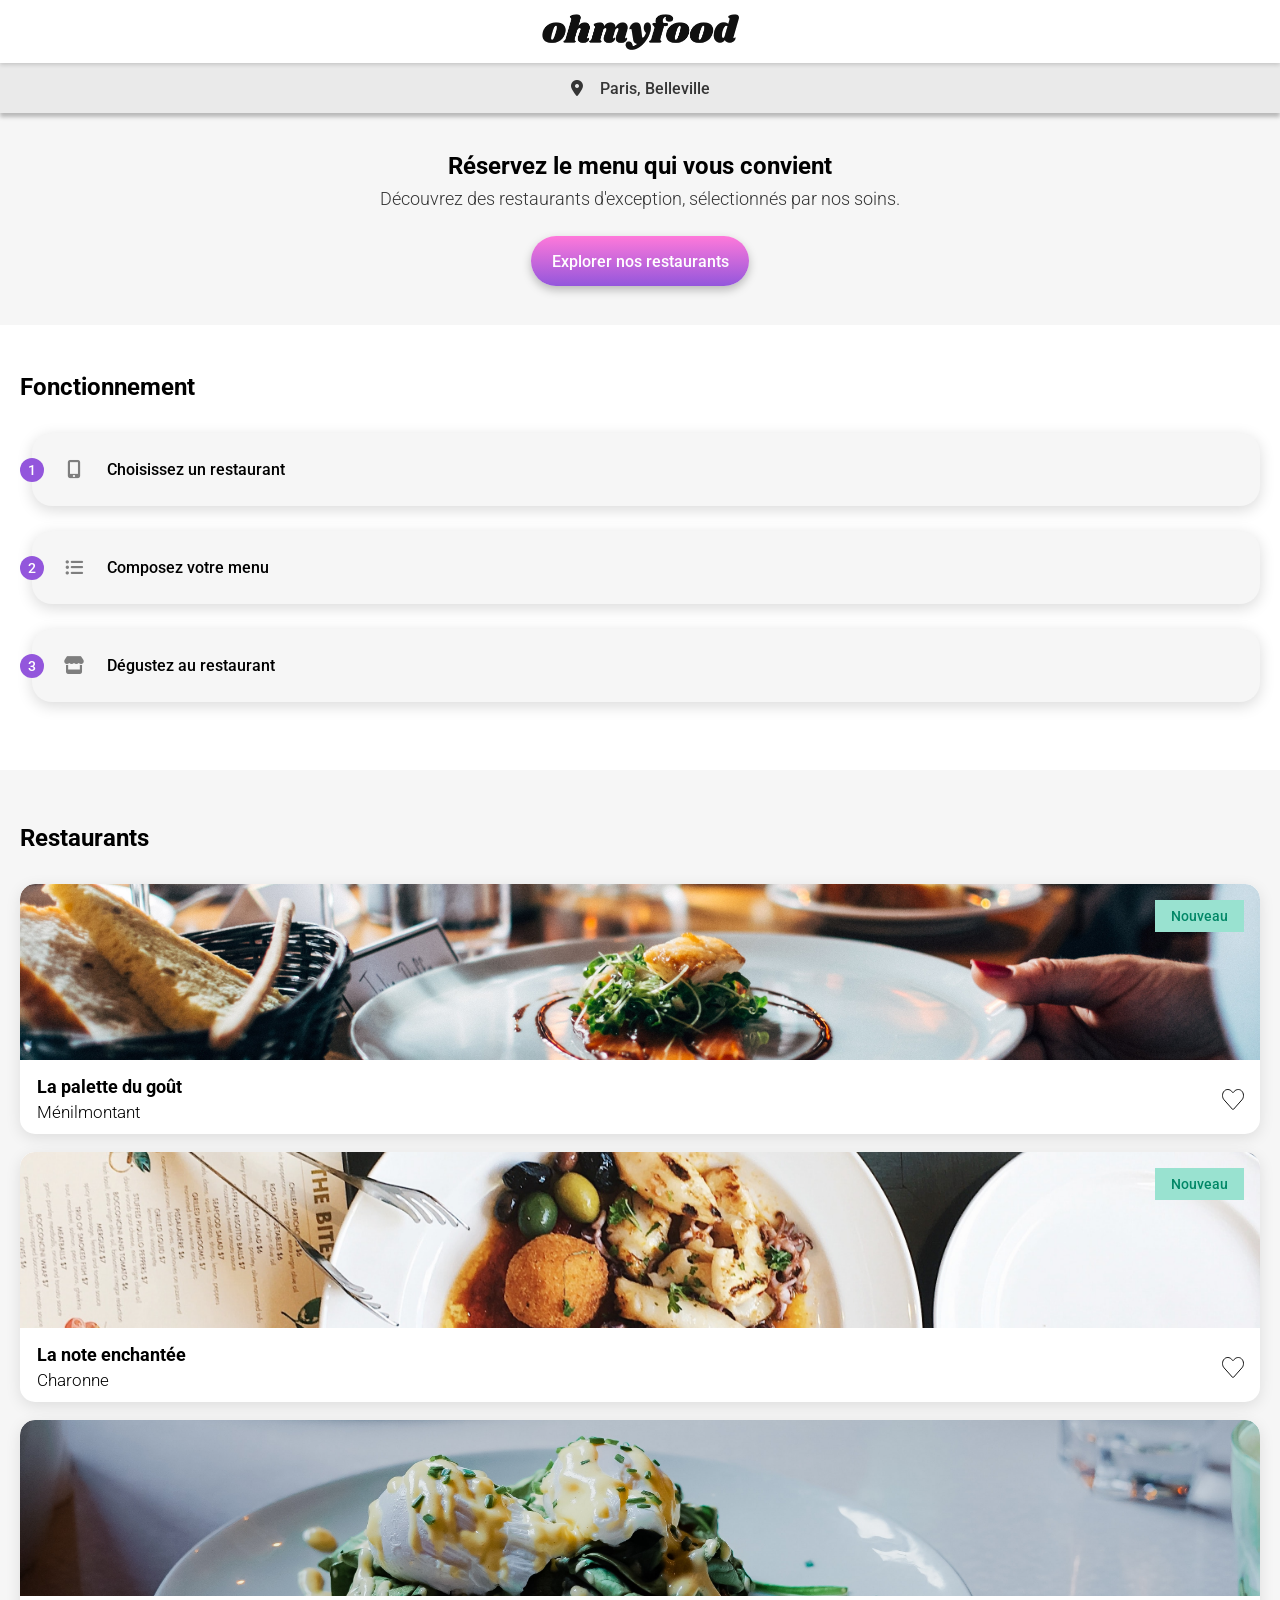
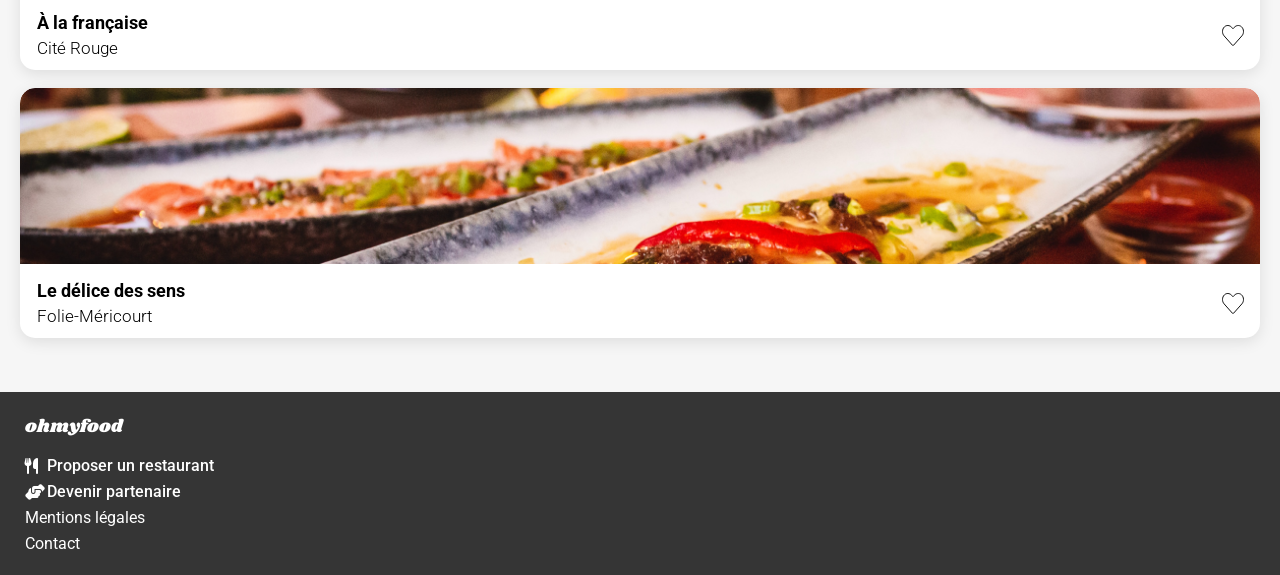
<file: index.html>
<!doctype html>
<html lang="fr">
  <head>
    <meta charset="UTF-8" />
    <meta name="viewport" content="width=device-width, initial-scale=1.0" />
    <!-- Description pour SEO -->
    <meta
      name="description"
      content="Ohmyfood - Réservez le menu qui vous convient"
    />
    <title>Ohmyfood !</title>
    <link rel="icon" href="assets/images/favicon.png" type="image/png" />
    <!-- Appel pour les polices du site : Roboto & Shrikhand -->
    <link rel="preconnect" href="https://fonts.googleapis.com" />
    <link rel="preconnect" href="https://fonts.gstatic.com" crossorigin />
    <link
      href="https://fonts.googleapis.com/css2?family=Roboto:wght@300;400;500;700&family=Shrikhand&display=swap"
      rel="stylesheet"
    />
    <!-- Appel des fichiers pour les icônes -->
    <link
      rel="stylesheet"
      href="https://cdnjs.cloudflare.com/ajax/libs/font-awesome/6.2.1/css/all.min.css"
      integrity="sha512-MV7K8+y+gLIBoVD59lQIYicR65iaqukzvf/nwasF0nqhPay5w/9lJmVM2hMDcnK1OnMGCdVK+iQrJ7lzPJQd1w=="
      crossorigin="anonymous"
      referrerpolicy="no-referrer"
    />
    <!-- Appel pour les feuilles de style -->
    <link rel="stylesheet" href="assets/css/style.css" />
  </head>

  <body>
    <!-- Définition des dégradés SVG réutilisables -->
    <svg width="0" height="0" style="position: absolute" aria-hidden="true">
      <defs>
        <linearGradient id="heart-gradient" x1="0" y1="0" x2="0" y2="1">
          <stop offset="0%" stop-color="#FF79DA" />
          <stop offset="100%" stop-color="#9356DC" />
        </linearGradient>
      </defs>
    </svg>

    <!-- LOADER -->
    <div class="loader" aria-hidden="true">
      <!-- Logo SVG avec dégradé charte graphique -->
      <svg
        class="loader__logo"
        width="320"
        height="72"
        viewBox="0 0 320 72"
        xmlns="http://www.w3.org/2000/svg"
        aria-label="Logo Ohmyfood"
      >
        <defs>
          <linearGradient id="loader-grad" x1="0%" y1="0%" x2="100%" y2="0%">
            <stop offset="0%" stop-color="#9356DC" />
            <stop offset="10%" stop-color="#9356DC" />
            <stop offset="38%" stop-color="#FF79DA" />
            <stop offset="47%" stop-color="#FF79DA" />
            <stop offset="53%" stop-color="#99E2D0" />
            <stop offset="100%" stop-color="#99E2D0" />
          </linearGradient>
        </defs>
        <text
          x="160"
          y="58"
          text-anchor="middle"
          font-family="Shrikhand, serif"
          font-size="58"
          fill="url(#loader-grad)"
        >
          ohmyfood
        </text>
      </svg>

      <!-- Barres animées -->
      <div class="loader__bars">
        <div class="loader__bar loader__bar--1"></div>
        <div class="loader__bar loader__bar--2"></div>
        <div class="loader__bar loader__bar--3"></div>
        <div class="loader__bar loader__bar--4"></div>
        <div class="loader__bar loader__bar--5"></div>
        <div class="loader__bar loader__bar--6"></div>
        <div class="loader__bar loader__bar--7"></div>
      </div>

      <!-- Tagline -->
      <p class="loader__tagline">Préparation de votre menu…</p>
    </div>

    <!-- HEADER -->
    <header class="header">
      <!-- Logo -->
      <div class="header__top">
        <img
          src="assets/images/logo/ohmyfood.png"
          alt="Logo Ohmyfood"
          class="header__logo"
        />
      </div>
      <!-- Localisation -->
      <div class="header__location">
        <i class="fa-solid fa-location-dot" aria-hidden="true"></i>
        <p class="header__location-text">Paris, Belleville</p>
      </div>
    </header>

    <main>
      <!-- HERO -->
      <section class="hero">
        <h1 class="hero__title">Réservez le menu qui vous convient</h1>
        <p class="hero__subtitle">
          Découvrez des restaurants d'exception, sélectionnés par nos soins.
        </p>
        <a href="#restaurants" class="btn"> Explorer nos restaurants </a>
      </section>

      <!-- FONCTIONNEMENT -->
      <section class="how-it-works">
        <h2 class="how-it-works__title">Fonctionnement</h2>
        <ol class="how-it-works__list">
          <li class="how-it-works__item">
            <span class="how-it-works__number" aria-hidden="true">1</span>
            <div class="how-it-works__card">
              <i
                class="fa-solid fa-mobile-screen-button"
                aria-hidden="true"
              ></i>
              <p>Choisissez un restaurant</p>
            </div>
          </li>

          <li class="how-it-works__item">
            <span class="how-it-works__number" aria-hidden="true">2</span>
            <div class="how-it-works__card">
              <i class="fa-solid fa-list-ul" aria-hidden="true"></i>
              <p>Composez votre menu</p>
            </div>
          </li>

          <li class="how-it-works__item">
            <span class="how-it-works__number" aria-hidden="true">3</span>
            <div class="how-it-works__card">
              <i class="fa-solid fa-store" aria-hidden="true"></i>
              <p>Dégustez au restaurant</p>
            </div>
          </li>
        </ol>
      </section>

      <!-- RESTAURANTS -->
      <section class="restaurants" id="restaurants">
        <h2 class="restaurants__title">Restaurants</h2>
        <div class="restaurants__grid">
          <!-- Carte 1 — avec badge -->
          <a href="restaurants/la-palette-du-gout.html" class="card">
            <div class="card__image-wrapper">
              <img
                src="assets/images/restaurants/jay-wennington-N_Y88TWmGwA-unsplash.jpg"
                alt="Restaurant La palette du goût"
                class="card__image"
              />
              <span class="card__badge">Nouveau</span>
            </div>
            <div class="card__body">
              <div class="card__text">
                <p class="card__name">La palette du goût</p>
                <p class="card__cuisine">Ménilmontant</p>
              </div>
              <!-- Le validateur n'accepte pas dans span l'instruction : aria-label="Ajouter La palette du goût aux favoris" -->
              <span class="card__heart">
                <!-- SVG 1 : contour seul — dans le flux, donne la taille au parent -->
                <span class="card__heart-icon">
                  <svg
                    viewBox="0 0 22 21"
                    fill="none"
                    xmlns="http://www.w3.org/2000/svg"
                  >
                    <path
                      stroke="#101010"
                      stroke-width="1"
                      d="M12.2207 2.40527C14.1599 0.222558 17.2057 -0.147219 19.3223 1.62402L19.5244 1.80176C22.0187 4.12419 22.1558 8.32368 19.9121 10.8496L11.5977 20.2148C11.2807 20.5716 10.8021 20.5941 10.4648 20.2822L10.3994 20.2148L2.08496 10.8496C-0.0847856 8.40259 -0.0235333 4.38556 2.25 2.02539L2.47656 1.80176C4.53112 -0.108075 7.5843 0.134683 9.58887 2.19922L9.78027 2.40527L11.001 3.77734L11.374 3.35742L12.2207 2.40527Z"
                    />
                  </svg>
                </span>

                <!-- SVG 2 : gradient seul — en absolute, invisible au repos -->
                <span class="card__heart-icon card__heart-icon--filled">
                  <svg
                    viewBox="0 0 22 21"
                    fill="none"
                    xmlns="http://www.w3.org/2000/svg"
                  >
                    <path
                      fill="url(#heart-gradient)"
                      d="M12.2207 2.40527C14.1599 0.222558 17.2057 -0.147219 19.3223 1.62402L19.5244 1.80176C22.0187 4.12419 22.1558 8.32368 19.9121 10.8496L11.5977 20.2148C11.2807 20.5716 10.8021 20.5941 10.4648 20.2822L10.3994 20.2148L2.08496 10.8496C-0.0847856 8.40259 -0.0235333 4.38556 2.25 2.02539L2.47656 1.80176C4.53112 -0.108075 7.5843 0.134683 9.58887 2.19922L9.78027 2.40527L11.001 3.77734L11.374 3.35742L12.2207 2.40527Z"
                    />
                  </svg>
                </span>
              </span>
            </div>
          </a>

          <!-- Carte 2 — avec badge -->
          <a href="restaurants/la-note-enchantee.html" class="card">
            <div class="card__image-wrapper">
              <img
                src="assets/images/restaurants/stil-u2Lp8tXIcjw-unsplash.jpg"
                alt="Restaurant La note enchantée"
                class="card__image"
              />
              <span class="card__badge">Nouveau</span>
            </div>
            <div class="card__body">
              <div class="card__text">
                <p class="card__name">La note enchantée</p>
                <p class="card__cuisine">Charonne</p>
              </div>
              <!-- aria-label="Ajouter La note enchantée aux favoris" -->
              <span class="card__heart">
                <!-- SVG 1 : contour seul — dans le flux, donne la taille au parent -->
                <span class="card__heart-icon">
                  <svg
                    viewBox="0 0 22 21"
                    fill="none"
                    xmlns="http://www.w3.org/2000/svg"
                  >
                    <path
                      stroke="#101010"
                      stroke-width="1"
                      d="M12.2207 2.40527C14.1599 0.222558 17.2057 -0.147219 19.3223 1.62402L19.5244 1.80176C22.0187 4.12419 22.1558 8.32368 19.9121 10.8496L11.5977 20.2148C11.2807 20.5716 10.8021 20.5941 10.4648 20.2822L10.3994 20.2148L2.08496 10.8496C-0.0847856 8.40259 -0.0235333 4.38556 2.25 2.02539L2.47656 1.80176C4.53112 -0.108075 7.5843 0.134683 9.58887 2.19922L9.78027 2.40527L11.001 3.77734L11.374 3.35742L12.2207 2.40527Z"
                    />
                  </svg>
                </span>

                <!-- SVG 2 : gradient seul — en absolute, invisible au repos -->
                <span class="card__heart-icon card__heart-icon--filled">
                  <svg
                    viewBox="0 0 22 21"
                    fill="none"
                    xmlns="http://www.w3.org/2000/svg"
                  >
                    <path
                      fill="url(#heart-gradient)"
                      d="M12.2207 2.40527C14.1599 0.222558 17.2057 -0.147219 19.3223 1.62402L19.5244 1.80176C22.0187 4.12419 22.1558 8.32368 19.9121 10.8496L11.5977 20.2148C11.2807 20.5716 10.8021 20.5941 10.4648 20.2822L10.3994 20.2148L2.08496 10.8496C-0.0847856 8.40259 -0.0235333 4.38556 2.25 2.02539L2.47656 1.80176C4.53112 -0.108075 7.5843 0.134683 9.58887 2.19922L9.78027 2.40527L11.001 3.77734L11.374 3.35742L12.2207 2.40527Z"
                    />
                  </svg>
                </span>
              </span>
            </div>
          </a>

          <!-- Carte 3 — sans badge -->
          <a href="restaurants/a-la-francaise.html" class="card">
            <div class="card__image-wrapper">
              <img
                src="assets/images/restaurants/toa-heftiba-DQKerTsQwi0-unsplash.jpg"
                alt="Restaurant À la française"
                class="card__image"
              />
            </div>
            <div class="card__body">
              <div class="card__text">
                <p class="card__name">À la française</p>
                <p class="card__cuisine">Cité Rouge</p>
              </div>
              <!-- aria-label="Ajouter À la française aux favoris" -->
              <span class="card__heart">
                <!-- SVG 1 : contour seul — dans le flux, donne la taille au parent -->
                <span class="card__heart-icon">
                  <svg
                    viewBox="0 0 22 21"
                    fill="none"
                    xmlns="http://www.w3.org/2000/svg"
                  >
                    <path
                      stroke="#101010"
                      stroke-width="1"
                      d="M12.2207 2.40527C14.1599 0.222558 17.2057 -0.147219 19.3223 1.62402L19.5244 1.80176C22.0187 4.12419 22.1558 8.32368 19.9121 10.8496L11.5977 20.2148C11.2807 20.5716 10.8021 20.5941 10.4648 20.2822L10.3994 20.2148L2.08496 10.8496C-0.0847856 8.40259 -0.0235333 4.38556 2.25 2.02539L2.47656 1.80176C4.53112 -0.108075 7.5843 0.134683 9.58887 2.19922L9.78027 2.40527L11.001 3.77734L11.374 3.35742L12.2207 2.40527Z"
                    />
                  </svg>
                </span>

                <!-- SVG 2 : gradient seul — en absolute, invisible au repos -->
                <span class="card__heart-icon card__heart-icon--filled">
                  <svg
                    viewBox="0 0 22 21"
                    fill="none"
                    xmlns="http://www.w3.org/2000/svg"
                  >
                    <path
                      fill="url(#heart-gradient)"
                      d="M12.2207 2.40527C14.1599 0.222558 17.2057 -0.147219 19.3223 1.62402L19.5244 1.80176C22.0187 4.12419 22.1558 8.32368 19.9121 10.8496L11.5977 20.2148C11.2807 20.5716 10.8021 20.5941 10.4648 20.2822L10.3994 20.2148L2.08496 10.8496C-0.0847856 8.40259 -0.0235333 4.38556 2.25 2.02539L2.47656 1.80176C4.53112 -0.108075 7.5843 0.134683 9.58887 2.19922L9.78027 2.40527L11.001 3.77734L11.374 3.35742L12.2207 2.40527Z"
                    />
                  </svg>
                </span>
              </span>
            </div>
          </a>

          <!-- Carte 4 — sans badge -->
          <a href="restaurants/le-delice-des-sens.html" class="card">
            <div class="card__image-wrapper">
              <img
                src="assets/images/restaurants/louis-hansel-shotsoflouis-qNBGVyOCY8Q-unsplash.jpg"
                alt="Restaurant Le délice des sens"
                class="card__image"
              />
            </div>
            <div class="card__body">
              <div class="card__text">
                <p class="card__name">Le délice des sens</p>
                <p class="card__cuisine">Folie-Méricourt</p>
              </div>
              <!-- aria-label="Ajouter Le délice des sens aux favoris" -->
              <span class="card__heart">
                <!-- SVG 1 : contour seul — dans le flux, donne la taille au parent -->
                <span class="card__heart-icon">
                  <svg
                    viewBox="0 0 22 21"
                    fill="none"
                    xmlns="http://www.w3.org/2000/svg"
                  >
                    <path
                      stroke="#101010"
                      stroke-width="1"
                      d="M12.2207 2.40527C14.1599 0.222558 17.2057 -0.147219 19.3223 1.62402L19.5244 1.80176C22.0187 4.12419 22.1558 8.32368 19.9121 10.8496L11.5977 20.2148C11.2807 20.5716 10.8021 20.5941 10.4648 20.2822L10.3994 20.2148L2.08496 10.8496C-0.0847856 8.40259 -0.0235333 4.38556 2.25 2.02539L2.47656 1.80176C4.53112 -0.108075 7.5843 0.134683 9.58887 2.19922L9.78027 2.40527L11.001 3.77734L11.374 3.35742L12.2207 2.40527Z"
                    />
                  </svg>
                </span>

                <!-- SVG 2 : gradient seul — en absolute, invisible au repos -->
                <span class="card__heart-icon card__heart-icon--filled">
                  <svg
                    viewBox="0 0 22 21"
                    fill="none"
                    xmlns="http://www.w3.org/2000/svg"
                  >
                    <path
                      fill="url(#heart-gradient)"
                      d="M12.2207 2.40527C14.1599 0.222558 17.2057 -0.147219 19.3223 1.62402L19.5244 1.80176C22.0187 4.12419 22.1558 8.32368 19.9121 10.8496L11.5977 20.2148C11.2807 20.5716 10.8021 20.5941 10.4648 20.2822L10.3994 20.2148L2.08496 10.8496C-0.0847856 8.40259 -0.0235333 4.38556 2.25 2.02539L2.47656 1.80176C4.53112 -0.108075 7.5843 0.134683 9.58887 2.19922L9.78027 2.40527L11.001 3.77734L11.374 3.35742L12.2207 2.40527Z"
                    />
                  </svg>
                </span>
              </span>
            </div>
          </a>
        </div>
      </section>
    </main>

    <!-- FOOTER -->
    <footer class="footer">
      <p class="footer__logo">ohmyfood</p>
      <nav class="footer__nav" aria-label="Liens utiles">
        <ul class="footer__list">
          <li class="footer__item">
            <a href="#" class="footer__link footer__link--bold">
              <i class="fa-solid fa-utensils" aria-hidden="true"></i>
              <span>Proposer un restaurant</span>
            </a>
          </li>

          <li class="footer__item">
            <a href="#" class="footer__link footer__link--bold">
              <i class="fa-solid fa-handshake-angle" aria-hidden="true"></i>
              <span>Devenir partenaire</span>
            </a>
          </li>

          <li class="footer__item">
            <a href="#" class="footer__link footer__link--regular">
              Mentions légales
            </a>
          </li>

          <li class="footer__item">
            <a
              href="mailto:contact@ohmyfood.com"
              class="footer__link footer__link--regular"
            >
              Contact
            </a>
          </li>
        </ul>
      </nav>
    </footer>
  </body>
</html>
</file>
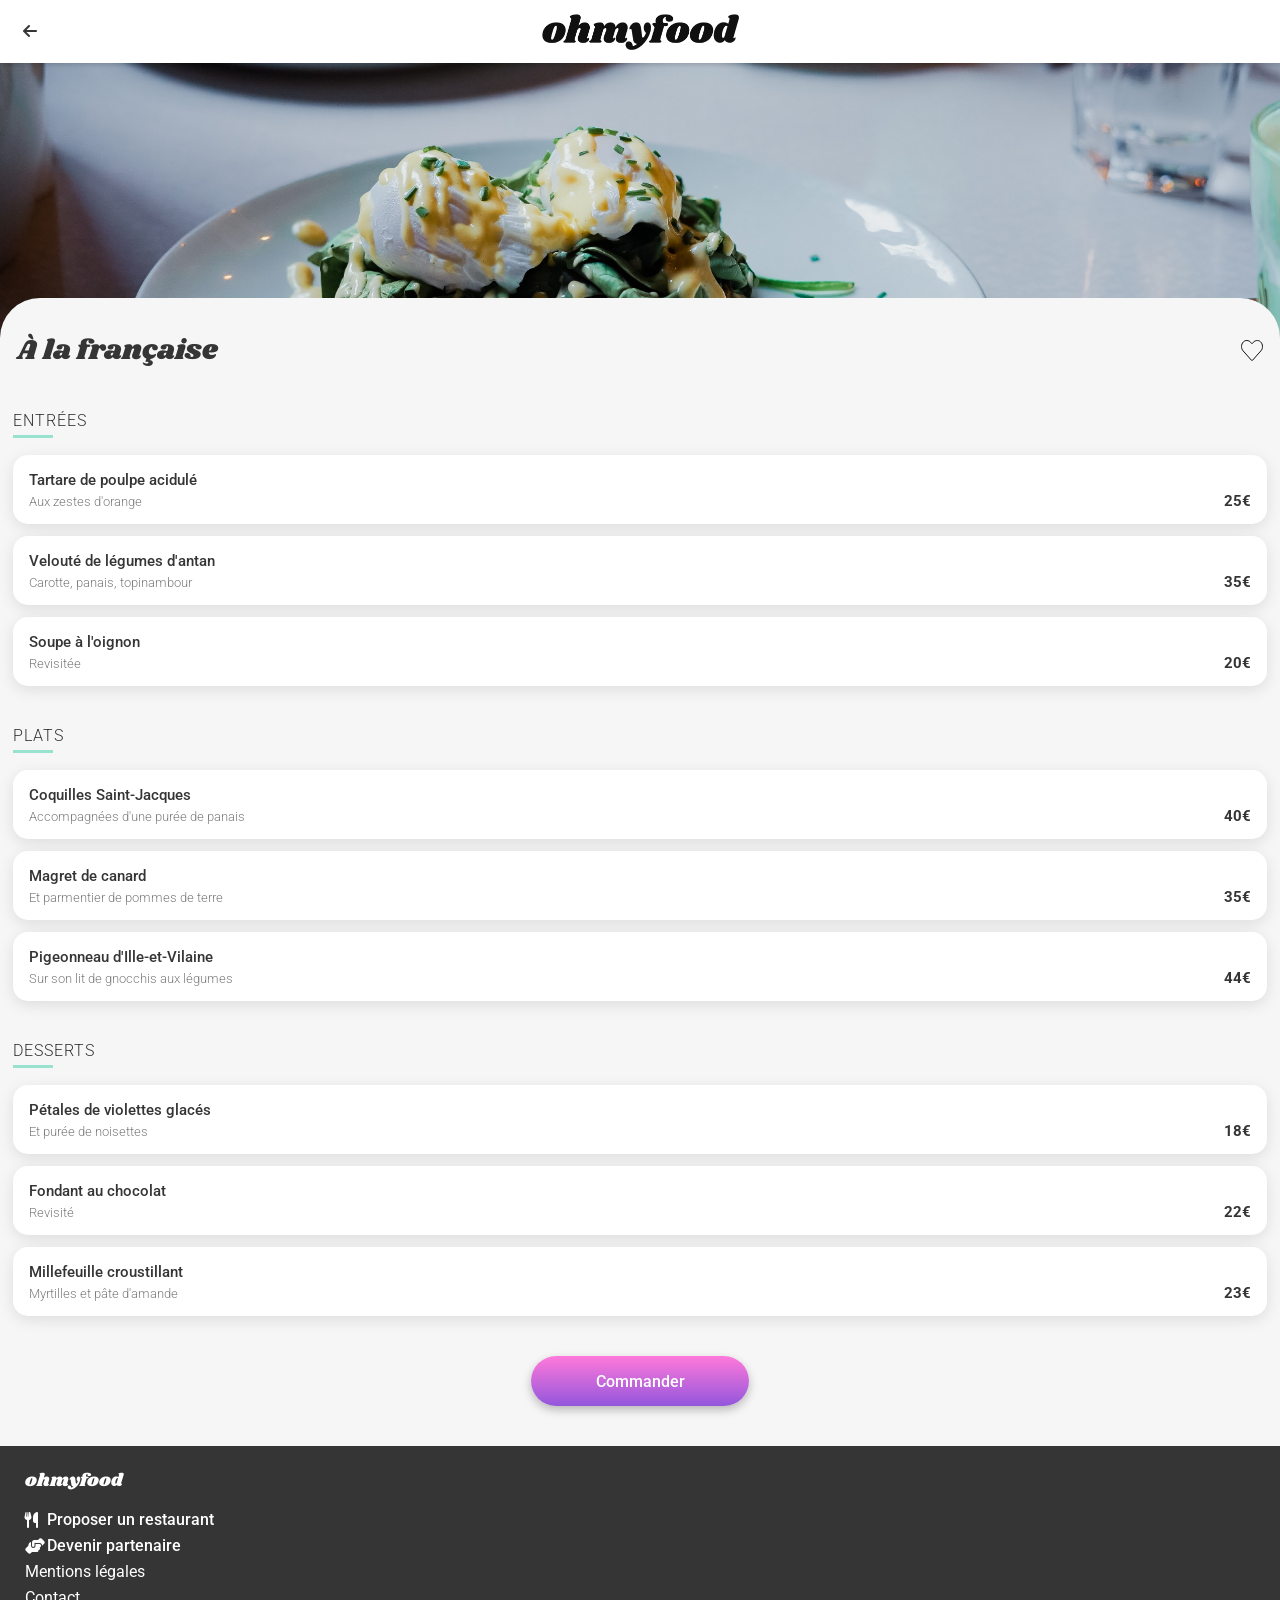
<file: restaurants/a-la-francaise.html>
<!doctype html>
<html lang="fr">
  <head>
    <meta charset="UTF-8" />
    <meta name="viewport" content="width=device-width, initial-scale=1.0" />
    <!-- Description pour SEO -->
    <meta name="description" content="Ohmyfood - Menu du restaurant À la française" />
    <title>Menu - À la française</title>
    <link rel="icon" href="../assets/images/favicon.png" type="image/png" />
    <!-- Appel pour les polices du site : Roboto & Shrikhand -->
    <link rel="preconnect" href="https://fonts.googleapis.com" />
    <link rel="preconnect" href="https://fonts.gstatic.com" crossorigin />
    <link
      href="https://fonts.googleapis.com/css2?family=Roboto:wght@300;400;500;700&family=Shrikhand&display=swap"
      rel="stylesheet"
    />
    <!-- Appel des fichiers pour les icônes -->
    <link
      rel="stylesheet"
      href="https://cdnjs.cloudflare.com/ajax/libs/font-awesome/6.2.1/css/all.min.css"
      integrity="sha512-MV7K8+y+gLIBoVD59lQIYicR65iaqukzvf/nwasF0nqhPay5w/9lJmVM2hMDcnK1OnMGCdVK+iQrJ7lzPJQd1w=="
      crossorigin="anonymous"
      referrerpolicy="no-referrer"
    />
    <!-- Appel pour les feuilles de style -->
    <link rel="stylesheet" href="../assets/css/style.css" />
  </head>

  <body>
    <!-- Définition des dégradés SVG réutilisables -->
    <svg width="0" height="0" style="position: absolute" aria-hidden="true">
      <defs>
        <linearGradient id="heart-gradient" x1="0" y1="0" x2="0" y2="1">
          <stop offset="0%" stop-color="#FF79DA" />
          <stop offset="100%" stop-color="#9356DC" />
        </linearGradient>
      </defs>
    </svg>

    <!-- HEADER -->
    <header>
      <div class="header__top">
        <a
          href="../index.html"
          class="header__goback"
          aria-label="Retour à l'accueil"
        >
          <i class="fa-solid fa-arrow-left" aria-hidden="true"></i>
        </a>
        <img
          src="../assets/images/logo/ohmyfood.png"
          alt="Logo Ohmyfood"
          class="header__logo"
        />
      </div>
    </header>

    <main>
      <!-- BANNIÈRE -->
      <div class="restaurant-banner">
        <img
          src="../assets/images/restaurants/toa-heftiba-DQKerTsQwi0-unsplash.jpg"
          alt="Restaurant À la française"
          class="restaurant-banner__image"
        />
      </div>

      <!-- CARTE RESTAURANT -->
      <div class="restaurant-content">
        <div class="restaurant-content__inner">
          <!-- Titre + Coeur -->
          <div class="restaurant-title">
            <h1 class="restaurant-title__name">À la française</h1>
            <span class="card__heart">
              <span class="card__heart-icon">
                <svg
                  viewBox="0 0 22 21"
                  fill="none"
                  xmlns="http://www.w3.org/2000/svg"
                >
                  <path
                    stroke="#101010"
                    stroke-width="1"
                    d="M12.2207 2.40527C14.1599 0.222558 17.2057 -0.147219 19.3223 1.62402L19.5244 1.80176C22.0187 4.12419 22.1558 8.32368 19.9121 10.8496L11.5977 20.2148C11.2807 20.5716 10.8021 20.5941 10.4648 20.2822L10.3994 20.2148L2.08496 10.8496C-0.0847856 8.40259 -0.0235333 4.38556 2.25 2.02539L2.47656 1.80176C4.53112 -0.108075 7.5843 0.134683 9.58887 2.19922L9.78027 2.40527L11.001 3.77734L11.374 3.35742L12.2207 2.40527Z"
                  />
                </svg>
              </span>
              <span class="card__heart-icon card__heart-icon--filled">
                <svg
                  viewBox="0 0 22 21"
                  fill="none"
                  xmlns="http://www.w3.org/2000/svg"
                >
                  <path
                    fill="url(#heart-gradient)"
                    d="M12.2207 2.40527C14.1599 0.222558 17.2057 -0.147219 19.3223 1.62402L19.5244 1.80176C22.0187 4.12419 22.1558 8.32368 19.9121 10.8496L11.5977 20.2148C11.2807 20.5716 10.8021 20.5941 10.4648 20.2822L10.3994 20.2148L2.08496 10.8496C-0.0847856 8.40259 -0.0235333 4.38556 2.25 2.02539L2.47656 1.80176C4.53112 -0.108075 7.5843 0.134683 9.58887 2.19922L9.78027 2.40527L11.001 3.77734L11.374 3.35742L12.2207 2.40527Z"
                  />
                </svg>
              </span>
            </span>
          </div>

          <!-- Section menu des entrées -->
          <section class="menu-section">
            <h2 class="menu-section__title" data-index="1">Entrées</h2>
            <ul class="menu-section__list">
              <li class="dish" data-index="2">
                <div class="dish__text">
                  <p class="dish__name">Tartare de poulpe acidulé</p>
                  <p class="dish__description">Aux zestes d'orange</p>
                </div>
                <p class="dish__price">25€</p>
                <div class="dish__select">
                  <i class="fa-solid fa-check" aria-hidden="true"></i>
                </div>
              </li>
              <li class="dish" data-index="3">
                <div class="dish__text">
                  <p class="dish__name">Velouté de légumes d'antan</p>
                  <p class="dish__description">Carotte, panais, topinambour</p>
                </div>
                <p class="dish__price">35€</p>
                <div class="dish__select">
                  <i class="fa-solid fa-check" aria-hidden="true"></i>
                </div>
              </li>
              <li class="dish" data-index="4">
                <div class="dish__text">
                  <p class="dish__name">Soupe à l'oignon</p>
                  <p class="dish__description">Revisitée</p>
                </div>
                <p class="dish__price">20€</p>
                <div class="dish__select">
                  <i class="fa-solid fa-check" aria-hidden="true"></i>
                </div>
              </li>
            </ul>
          </section>

          <!-- Section menu des plats -->
          <section class="menu-section">
            <h2 class="menu-section__title" data-index="5">Plats</h2>
            <ul class="menu-section__list">
              <li class="dish" data-index="6">
                <div class="dish__text">
                  <p class="dish__name">Coquilles Saint-Jacques</p>
                  <p class="dish__description">Accompagnées d'une purée de panais</p>
                </div>
                <p class="dish__price">40€</p>
                <div class="dish__select">
                  <i class="fa-solid fa-check" aria-hidden="true"></i>
                </div>
              </li>
              <li class="dish" data-index="7">
                <div class="dish__text">
                  <p class="dish__name">Magret de canard</p>
                  <p class="dish__description">Et parmentier de pommes de terre</p>
                </div>
                <p class="dish__price">35€</p>
                <div class="dish__select">
                  <i class="fa-solid fa-check" aria-hidden="true"></i>
                </div>
              </li>
              <li class="dish" data-index="8">
                <div class="dish__text">
                  <p class="dish__name">Pigeonneau d'Ille-et-Vilaine</p>
                  <p class="dish__description">Sur son lit de gnocchis aux légumes</p>
                </div>
                <p class="dish__price">44€</p>
                <div class="dish__select">
                  <i class="fa-solid fa-check" aria-hidden="true"></i>
                </div>
              </li>
            </ul>
          </section>

          <!-- Section menu des desserts -->
          <section class="menu-section">
            <h2 class="menu-section__title" data-index="9">Desserts</h2>
            <ul class="menu-section__list">
              <li class="dish" data-index="10">
                <div class="dish__text">
                  <p class="dish__name">Pétales de violettes glacés</p>
                  <p class="dish__description">Et purée de noisettes</p>
                </div>
                <p class="dish__price">18€</p>
                <div class="dish__select">
                  <i class="fa-solid fa-check" aria-hidden="true"></i>
                </div>
              </li>
              <li class="dish" data-index="11">
                <div class="dish__text">
                  <p class="dish__name">Fondant au chocolat</p>
                  <p class="dish__description">Revisité</p>
                </div>
                <p class="dish__price">22€</p>
                <div class="dish__select">
                  <i class="fa-solid fa-check" aria-hidden="true"></i>
                </div>
              </li>
              <li class="dish" data-index="12">
                <div class="dish__text">
                  <p class="dish__name">Millefeuille croustillant</p>
                  <p class="dish__description">Myrtilles et pâte d'amande</p>
                </div>
                <p class="dish__price">23€</p>
                <div class="dish__select">
                  <i class="fa-solid fa-check" aria-hidden="true"></i>
                </div>
              </li>
            </ul>
          </section>

          <a href="#" class="btn btn--restaurant">Commander</a>
        </div>
      </div>

      <!-- FOOTER -->
      <footer class="footer">
        <p class="footer__logo">ohmyfood</p>
        <nav class="footer__nav" aria-label="Liens utiles">
          <ul class="footer__list">
            <li class="footer__item">
              <a href="#" class="footer__link footer__link--bold">
                <i class="fa-solid fa-utensils" aria-hidden="true"></i>
                <span>Proposer un restaurant</span>
              </a>
            </li>

            <li class="footer__item">
              <a href="#" class="footer__link footer__link--bold">
                <i class="fa-solid fa-handshake-angle" aria-hidden="true"></i>
                <span>Devenir partenaire</span>
              </a>
            </li>

            <li class="footer__item">
              <a href="#" class="footer__link footer__link--regular">
                Mentions légales
              </a>
            </li>

            <li class="footer__item">
              <a
                href="mailto:contact@ohmyfood.com"
                class="footer__link footer__link--regular"
              >
                Contact
              </a>
            </li>
          </ul>
        </nav>
      </footer>
    </main>
  </body>
</html>
</file>
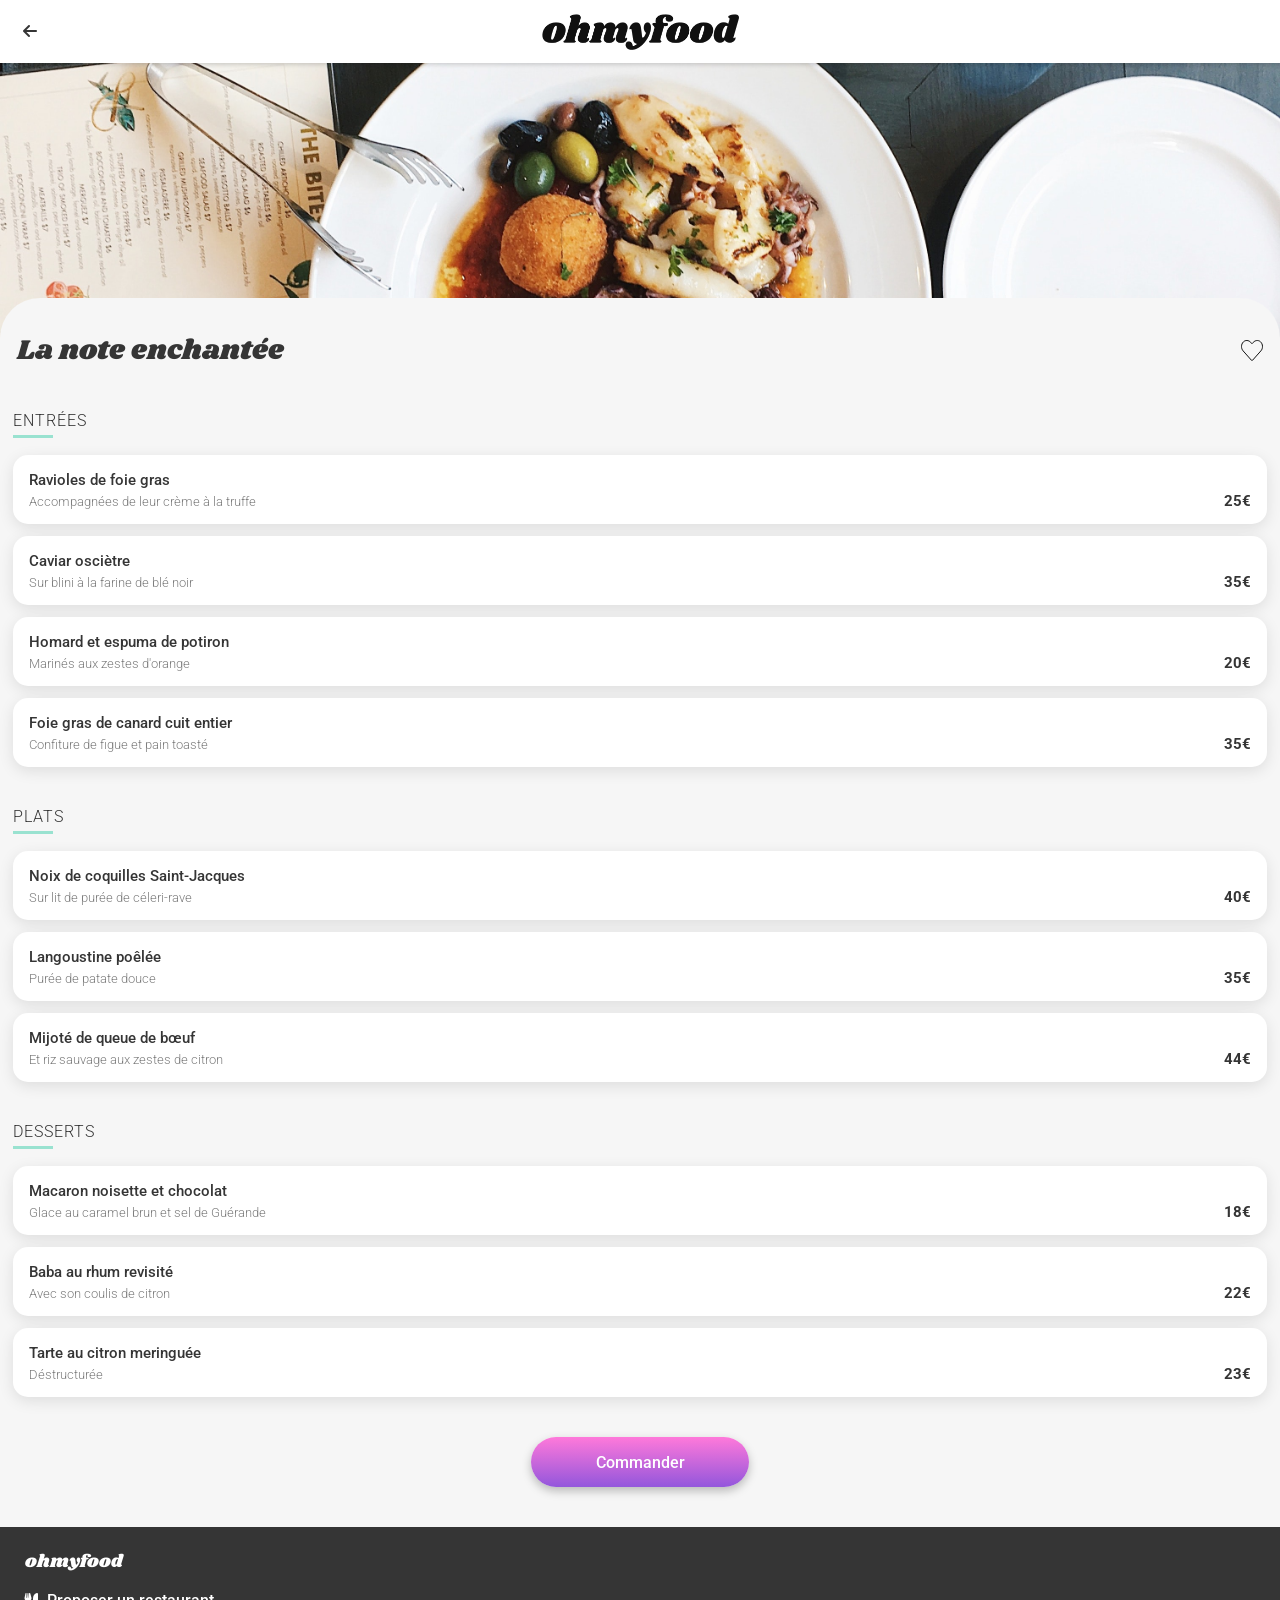
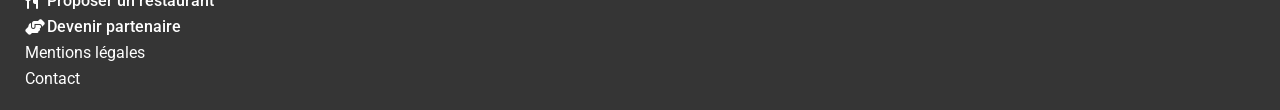
<file: restaurants/la-note-enchantee.html>
<!doctype html>
<html lang="fr">
  <head>
    <meta charset="UTF-8" />
    <meta name="viewport" content="width=device-width, initial-scale=1.0" />
    <!-- Description pour SEO -->
    <meta name="description" content="Ohmyfood - Menu du restaurant La note enchantée" />
    <title>Menu - La note enchantée</title>
    <link rel="icon" href="../assets/images/favicon.png" type="image/png" />
    <!-- Appel pour les polices du site : Roboto & Shrikhand -->
    <link rel="preconnect" href="https://fonts.googleapis.com" />
    <link rel="preconnect" href="https://fonts.gstatic.com" crossorigin />
    <link
      href="https://fonts.googleapis.com/css2?family=Roboto:wght@300;400;500;700&family=Shrikhand&display=swap"
      rel="stylesheet"
    />
    <!-- Appel des fichiers pour les icônes -->
    <link
      rel="stylesheet"
      href="https://cdnjs.cloudflare.com/ajax/libs/font-awesome/6.2.1/css/all.min.css"
      integrity="sha512-MV7K8+y+gLIBoVD59lQIYicR65iaqukzvf/nwasF0nqhPay5w/9lJmVM2hMDcnK1OnMGCdVK+iQrJ7lzPJQd1w=="
      crossorigin="anonymous"
      referrerpolicy="no-referrer"
    />
    <!-- Appel pour les feuilles de style -->
    <link rel="stylesheet" href="../assets/css/style.css" />
  </head>

  <body>
    <!-- Définition des dégradés SVG réutilisables -->
    <svg width="0" height="0" style="position: absolute" aria-hidden="true">
      <defs>
        <linearGradient id="heart-gradient" x1="0" y1="0" x2="0" y2="1">
          <stop offset="0%" stop-color="#FF79DA" />
          <stop offset="100%" stop-color="#9356DC" />
        </linearGradient>
      </defs>
    </svg>

    <!-- HEADER -->
    <header>
      <div class="header__top">
        <a
          href="../index.html"
          class="header__goback"
          aria-label="Retour à l'accueil"
        >
          <i class="fa-solid fa-arrow-left" aria-hidden="true"></i>
        </a>
        <img
          src="../assets/images/logo/ohmyfood.png"
          alt="Logo Ohmyfood"
          class="header__logo"
        />
      </div>
    </header>

    <main>
      <!-- BANNIÈRE -->
      <div class="restaurant-banner">
        <img
          src="../assets/images/restaurants/stil-u2Lp8tXIcjw-unsplash.jpg"
          alt="Restaurant La note enchantée"
          class="restaurant-banner__image"
        />
      </div>

      <!-- CARTE RESTAURANT -->
      <div class="restaurant-content">
        <div class="restaurant-content__inner">
          <!-- Titre + Coeur -->
          <div class="restaurant-title">
            <h1 class="restaurant-title__name">La note enchantée</h1>
            <span class="card__heart">
              <span class="card__heart-icon">
                <svg
                  viewBox="0 0 22 21"
                  fill="none"
                  xmlns="http://www.w3.org/2000/svg"
                >
                  <path
                    stroke="#101010"
                    stroke-width="1"
                    d="M12.2207 2.40527C14.1599 0.222558 17.2057 -0.147219 19.3223 1.62402L19.5244 1.80176C22.0187 4.12419 22.1558 8.32368 19.9121 10.8496L11.5977 20.2148C11.2807 20.5716 10.8021 20.5941 10.4648 20.2822L10.3994 20.2148L2.08496 10.8496C-0.0847856 8.40259 -0.0235333 4.38556 2.25 2.02539L2.47656 1.80176C4.53112 -0.108075 7.5843 0.134683 9.58887 2.19922L9.78027 2.40527L11.001 3.77734L11.374 3.35742L12.2207 2.40527Z"
                  />
                </svg>
              </span>
              <span class="card__heart-icon card__heart-icon--filled">
                <svg
                  viewBox="0 0 22 21"
                  fill="none"
                  xmlns="http://www.w3.org/2000/svg"
                >
                  <path
                    fill="url(#heart-gradient)"
                    d="M12.2207 2.40527C14.1599 0.222558 17.2057 -0.147219 19.3223 1.62402L19.5244 1.80176C22.0187 4.12419 22.1558 8.32368 19.9121 10.8496L11.5977 20.2148C11.2807 20.5716 10.8021 20.5941 10.4648 20.2822L10.3994 20.2148L2.08496 10.8496C-0.0847856 8.40259 -0.0235333 4.38556 2.25 2.02539L2.47656 1.80176C4.53112 -0.108075 7.5843 0.134683 9.58887 2.19922L9.78027 2.40527L11.001 3.77734L11.374 3.35742L12.2207 2.40527Z"
                  />
                </svg>
              </span>
            </span>
          </div>

          <!-- Section menu des entrées -->
          <section class="menu-section">
            <h2 class="menu-section__title" data-index="1">Entrées</h2>
            <ul class="menu-section__list">
              <li class="dish" data-index="2">
                <div class="dish__text">
                  <p class="dish__name">Ravioles de foie gras</p>
                  <p class="dish__description">Accompagnées de leur crème à la truffe</p>
                </div>
                <p class="dish__price">25€</p>
                <div class="dish__select">
                  <i class="fa-solid fa-check" aria-hidden="true"></i>
                </div>
              </li>
              <li class="dish" data-index="3">
                <div class="dish__text">
                  <p class="dish__name">Caviar osciètre</p>
                  <p class="dish__description">Sur blini à la farine de blé noir</p>
                </div>
                <p class="dish__price">35€</p>
                <div class="dish__select">
                  <i class="fa-solid fa-check" aria-hidden="true"></i>
                </div>
              </li>
              <li class="dish" data-index="4">
                <div class="dish__text">
                  <p class="dish__name">Homard et espuma de potiron</p>
                  <p class="dish__description">Marinés aux zestes d'orange</p>
                </div>
                <p class="dish__price">20€</p>
                <div class="dish__select">
                  <i class="fa-solid fa-check" aria-hidden="true"></i>
                </div>
              </li>
              <li class="dish" data-index="5">
                <div class="dish__text">
                  <p class="dish__name">Foie gras de canard cuit entier</p>
                  <p class="dish__description">Confiture de figue et pain toasté</p>
                </div>
                <p class="dish__price">35€</p>
                <div class="dish__select">
                  <i class="fa-solid fa-check" aria-hidden="true"></i>
                </div>
              </li>
            </ul>
          </section>

          <!-- Section menu des plats -->
          <section class="menu-section">
            <h2 class="menu-section__title" data-index="6">Plats</h2>
            <ul class="menu-section__list">
              <li class="dish" data-index="7">
                <div class="dish__text">
                  <p class="dish__name">Noix de coquilles Saint-Jacques</p>
                  <p class="dish__description">Sur lit de purée de céleri-rave</p>
                </div>
                <p class="dish__price">40€</p>
                <div class="dish__select">
                  <i class="fa-solid fa-check" aria-hidden="true"></i>
                </div>
              </li>
              <li class="dish" data-index="8">
                <div class="dish__text">
                  <p class="dish__name">Langoustine poêlée</p>
                  <p class="dish__description">Purée de patate douce</p>
                </div>
                <p class="dish__price">35€</p>
                <div class="dish__select">
                  <i class="fa-solid fa-check" aria-hidden="true"></i>
                </div>
              </li>
              <li class="dish" data-index="9">
                <div class="dish__text">
                  <p class="dish__name">Mijoté de queue de bœuf</p>
                  <p class="dish__description">Et riz sauvage aux zestes de citron</p>
                </div>
                <p class="dish__price">44€</p>
                <div class="dish__select">
                  <i class="fa-solid fa-check" aria-hidden="true"></i>
                </div>
              </li>
            </ul>
          </section>

          <!-- Section menu des desserts -->
          <section class="menu-section">
            <h2 class="menu-section__title" data-index="10">Desserts</h2>
            <ul class="menu-section__list">
              <li class="dish" data-index="11">
                <div class="dish__text">
                  <p class="dish__name">Macaron noisette et chocolat</p>
                  <p class="dish__description">Glace au caramel brun et sel de Guérande</p>
                </div>
                <p class="dish__price">18€</p>
                <div class="dish__select">
                  <i class="fa-solid fa-check" aria-hidden="true"></i>
                </div>
              </li>
              <li class="dish" data-index="12">
                <div class="dish__text">
                  <p class="dish__name">Baba au rhum revisité</p>
                  <p class="dish__description">Avec son coulis de citron</p>
                </div>
                <p class="dish__price">22€</p>
                <div class="dish__select">
                  <i class="fa-solid fa-check" aria-hidden="true"></i>
                </div>
              </li>
              <li class="dish" data-index="13">
                <div class="dish__text">
                  <p class="dish__name">Tarte au citron meringuée</p>
                  <p class="dish__description">Déstructurée</p>
                </div>
                <p class="dish__price">23€</p>
                <div class="dish__select">
                  <i class="fa-solid fa-check" aria-hidden="true"></i>
                </div>
              </li>
            </ul>
          </section>

          <a href="#" class="btn btn--restaurant">Commander</a>
        </div>
      </div>

      <!-- FOOTER -->
      <footer class="footer">
        <p class="footer__logo">ohmyfood</p>
        <nav class="footer__nav" aria-label="Liens utiles">
          <ul class="footer__list">
            <li class="footer__item">
              <a href="#" class="footer__link footer__link--bold">
                <i class="fa-solid fa-utensils" aria-hidden="true"></i>
                <span>Proposer un restaurant</span>
              </a>
            </li>

            <li class="footer__item">
              <a href="#" class="footer__link footer__link--bold">
                <i class="fa-solid fa-handshake-angle" aria-hidden="true"></i>
                <span>Devenir partenaire</span>
              </a>
            </li>

            <li class="footer__item">
              <a href="#" class="footer__link footer__link--regular">
                Mentions légales
              </a>
            </li>

            <li class="footer__item">
              <a
                href="mailto:contact@ohmyfood.com"
                class="footer__link footer__link--regular"
              >
                Contact
              </a>
            </li>
          </ul>
        </nav>
      </footer>
    </main>
  </body>
</html>
</file>
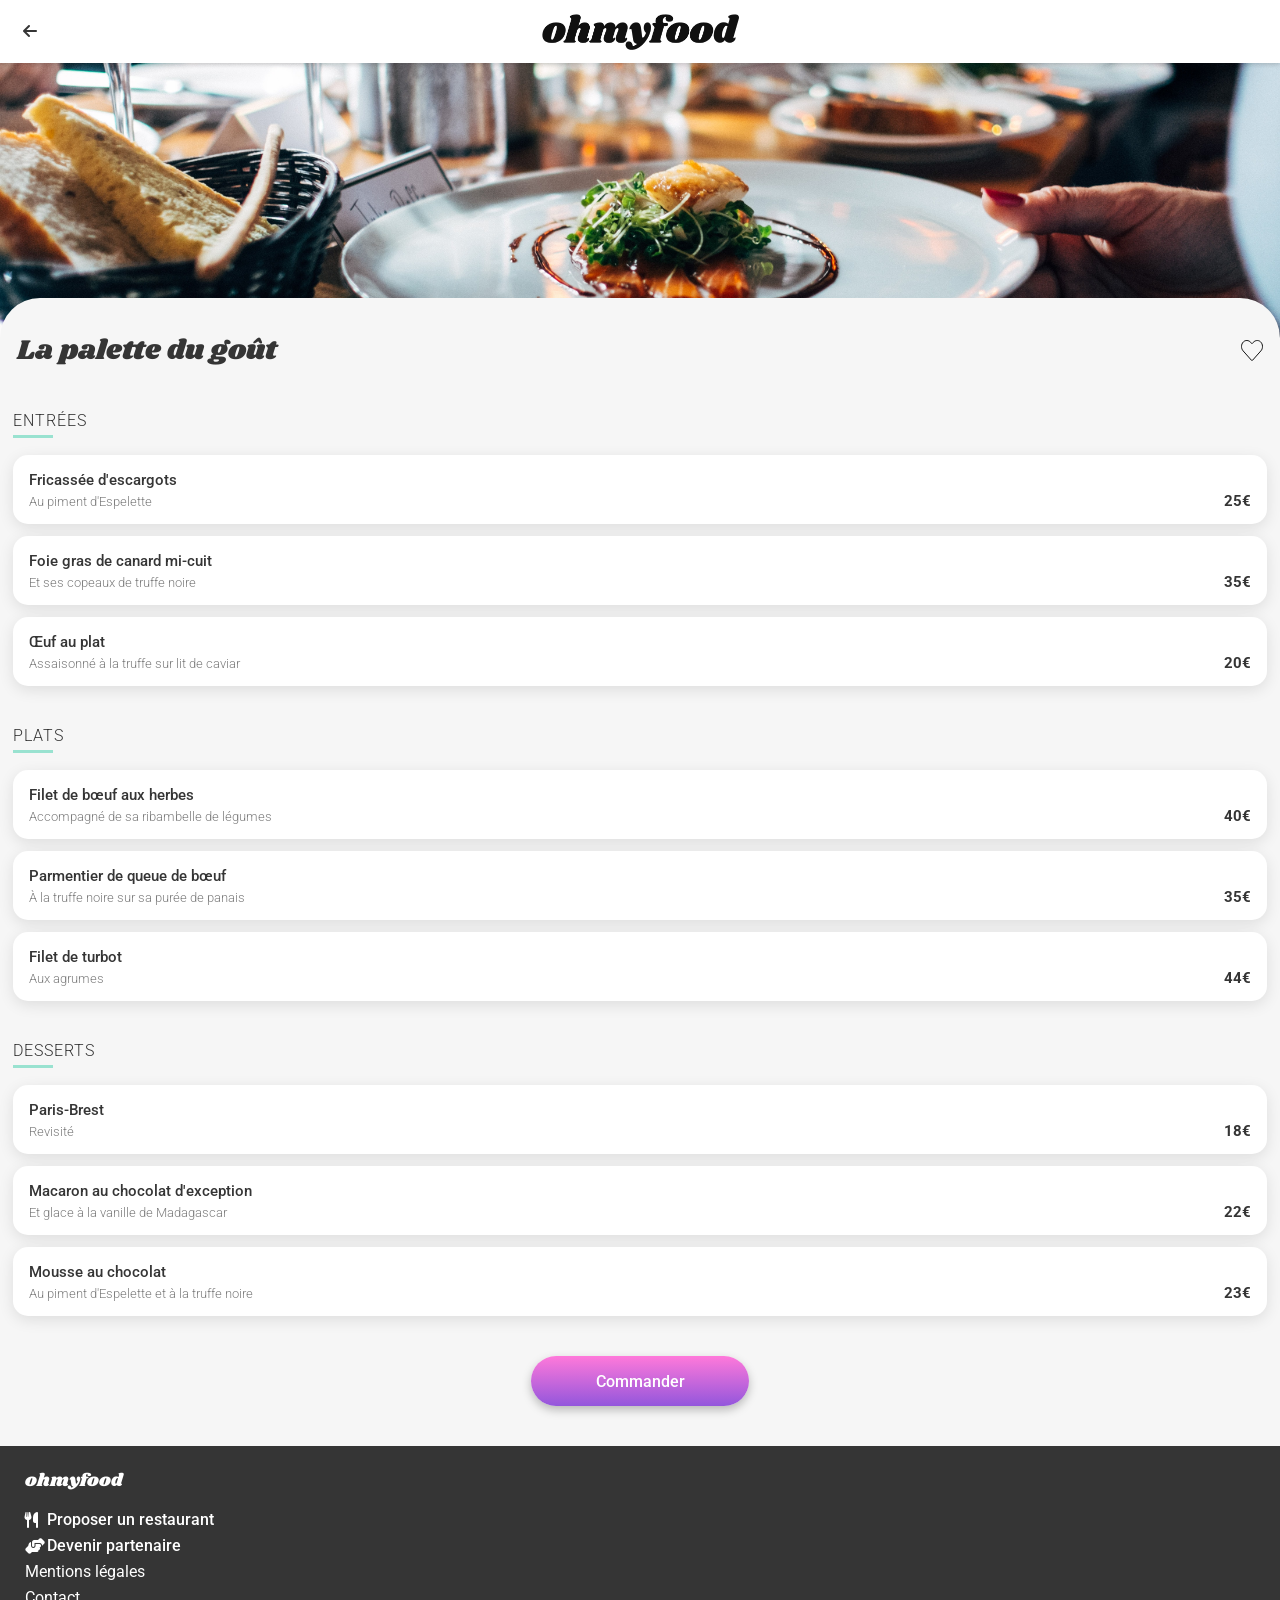
<file: restaurants/la-palette-du-gout.html>
<!doctype html>
<html lang="fr">
  <head>
    <meta charset="UTF-8" />
    <meta name="viewport" content="width=device-width, initial-scale=1.0" />
    <!-- Description pour SEO -->
    <meta name="description" content="Ohmyfood - Menu de La palette du goût" />
    <title>Menu - La palette du goût</title>
    <link rel="icon" href="../assets/images/favicon.png" type="image/png" />
    <!-- Appel pour les polices du site : Roboto & Shrikhand -->
    <link rel="preconnect" href="https://fonts.googleapis.com" />
    <link rel="preconnect" href="https://fonts.gstatic.com" crossorigin />
    <link
      href="https://fonts.googleapis.com/css2?family=Roboto:wght@300;400;500;700&family=Shrikhand&display=swap"
      rel="stylesheet"
    />
    <!-- Appel des fichiers pour les icônes -->
    <link
      rel="stylesheet"
      href="https://cdnjs.cloudflare.com/ajax/libs/font-awesome/6.2.1/css/all.min.css"
      integrity="sha512-MV7K8+y+gLIBoVD59lQIYicR65iaqukzvf/nwasF0nqhPay5w/9lJmVM2hMDcnK1OnMGCdVK+iQrJ7lzPJQd1w=="
      crossorigin="anonymous"
      referrerpolicy="no-referrer"
    />
    <!-- Appel pour les feuilles de style -->
    <link rel="stylesheet" href="../assets/css/style.css" />
  </head>

  <body>
    <!-- Définition des dégradés SVG réutilisables -->
    <svg width="0" height="0" style="position: absolute" aria-hidden="true">
      <defs>
        <linearGradient id="heart-gradient" x1="0" y1="0" x2="0" y2="1">
          <stop offset="0%" stop-color="#FF79DA" />
          <stop offset="100%" stop-color="#9356DC" />
        </linearGradient>
      </defs>
    </svg>

    <!-- HEADER -->
    <header>
      <!-- Logo -->
      <div class="header__top">
        <a
          href="../index.html"
          class="header__goback"
          aria-label="Retour à l'accueil"
        >
          <i class="fa-solid fa-arrow-left" aria-hidden="true"></i>
        </a>
        <img
          src="../assets/images/logo/ohmyfood.png"
          alt="Logo Ohmyfood"
          class="header__logo"
        />
      </div>
    </header>

    <main>
      <!-- BANNIÈRE -->
      <div class="restaurant-banner">
        <img
          src="../assets/images/restaurants/jay-wennington-N_Y88TWmGwA-unsplash.jpg"
          alt="Restaurant La palette du goût"
          class="restaurant-banner__image"
        />
      </div>

      <!-- CARTE RESTAURANT -->
      <div class="restaurant-content">
        <div class="restaurant-content__inner">
          <!-- Titre + Coeur -->
          <div class="restaurant-title">
            <h1 class="restaurant-title__name">La palette du goût</h1>
            <span class="card__heart">
              <!-- SVG 1 : contour seul — dans le flux, donne la taille au parent -->
              <span class="card__heart-icon">
                <svg
                  viewBox="0 0 22 21"
                  fill="none"
                  xmlns="http://www.w3.org/2000/svg"
                >
                  <path
                    stroke="#101010"
                    stroke-width="1"
                    d="M12.2207 2.40527C14.1599 0.222558 17.2057 -0.147219 19.3223 1.62402L19.5244 1.80176C22.0187 4.12419 22.1558 8.32368 19.9121 10.8496L11.5977 20.2148C11.2807 20.5716 10.8021 20.5941 10.4648 20.2822L10.3994 20.2148L2.08496 10.8496C-0.0847856 8.40259 -0.0235333 4.38556 2.25 2.02539L2.47656 1.80176C4.53112 -0.108075 7.5843 0.134683 9.58887 2.19922L9.78027 2.40527L11.001 3.77734L11.374 3.35742L12.2207 2.40527Z"
                  />
                </svg>
              </span>

              <!-- SVG 2 : gradient seul — en absolute, invisible au repos -->
              <span class="card__heart-icon card__heart-icon--filled">
                <svg
                  viewBox="0 0 22 21"
                  fill="none"
                  xmlns="http://www.w3.org/2000/svg"
                >
                  <path
                    fill="url(#heart-gradient)"
                    d="M12.2207 2.40527C14.1599 0.222558 17.2057 -0.147219 19.3223 1.62402L19.5244 1.80176C22.0187 4.12419 22.1558 8.32368 19.9121 10.8496L11.5977 20.2148C11.2807 20.5716 10.8021 20.5941 10.4648 20.2822L10.3994 20.2148L2.08496 10.8496C-0.0847856 8.40259 -0.0235333 4.38556 2.25 2.02539L2.47656 1.80176C4.53112 -0.108075 7.5843 0.134683 9.58887 2.19922L9.78027 2.40527L11.001 3.77734L11.374 3.35742L12.2207 2.40527Z"
                  />
                </svg>
              </span>
            </span>
          </div>
          <!-- Section menu des entrées -->
          <section class="menu-section">
            <h2 class="menu-section__title" data-index="1">Entrées</h2>
            <ul class="menu-section__list">
              <!-- cartes plats -->
              <li class="dish" data-index="2">
                <div class="dish__text">
                  <p class="dish__name">Fricassée d'escargots</p>
                  <p class="dish__description">Au piment d'Espelette</p>
                </div>
                <p class="dish__price">25€</p>
                <div class="dish__select">
                  <i class="fa-solid fa-check" aria-hidden="true"></i>
                </div>
              </li>
              <li class="dish" data-index="3">
                <div class="dish__text">
                  <p class="dish__name">Foie gras de canard mi-cuit</p>
                  <p class="dish__description">
                    Et ses copeaux de truffe noire
                  </p>
                </div>
                <p class="dish__price">35€</p>
                <div class="dish__select">
                  <i class="fa-solid fa-check" aria-hidden="true"></i>
                </div>
              </li>
              <li class="dish" data-index="4">
                <div class="dish__text">
                  <p class="dish__name">Œuf au plat</p>
                  <p class="dish__description">
                    Assaisonné à la truffe sur lit de caviar
                  </p>
                </div>
                <p class="dish__price">20€</p>
                <div class="dish__select">
                  <i class="fa-solid fa-check" aria-hidden="true"></i>
                </div>
              </li>
            </ul>
          </section>

          <!-- Sections menu des plats -->
          <section class="menu-section">
            <h2 class="menu-section__title" data-index="5">Plats</h2>
            <ul class="menu-section__list">
              <!-- cartes plats -->
              <li class="dish" data-index="6">
                <div class="dish__text">
                  <p class="dish__name">Filet de bœuf aux herbes</p>
                  <p class="dish__description">
                    Accompagné de sa ribambelle de légumes
                  </p>
                </div>
                <p class="dish__price">40€</p>
                <div class="dish__select">
                  <i class="fa-solid fa-check" aria-hidden="true"></i>
                </div>
              </li>
              <li class="dish" data-index="7">
                <div class="dish__text">
                  <p class="dish__name">Parmentier de queue de bœuf</p>
                  <p class="dish__description">
                    À la truffe noire sur sa purée de panais
                  </p>
                </div>
                <p class="dish__price">35€</p>
                <div class="dish__select">
                  <i class="fa-solid fa-check" aria-hidden="true"></i>
                </div>
              </li>
              <li class="dish" data-index="8">
                <div class="dish__text">
                  <p class="dish__name">Filet de turbot</p>
                  <p class="dish__description">Aux agrumes</p>
                </div>
                <p class="dish__price">44€</p>
                <div class="dish__select">
                  <i class="fa-solid fa-check" aria-hidden="true"></i>
                </div>
              </li>
            </ul>
          </section>

          <!-- Sections menu des desserts -->
          <section class="menu-section">
            <h2 class="menu-section__title" data-index="9">Desserts</h2>
            <ul class="menu-section__list">
              <!-- cartes plats -->
              <li class="dish" data-index="10">
                <div class="dish__text">
                  <p class="dish__name">Paris-Brest</p>
                  <p class="dish__description">Revisité</p>
                </div>
                <p class="dish__price">18€</p>
                <div class="dish__select">
                  <i class="fa-solid fa-check" aria-hidden="true"></i>
                </div>
              </li>
              <li class="dish" data-index="11">
                <div class="dish__text">
                  <p class="dish__name">Macaron au chocolat d'exception</p>
                  <p class="dish__description">
                    Et glace à la vanille de Madagascar
                  </p>
                </div>
                <p class="dish__price">22€</p>
                <div class="dish__select">
                  <i class="fa-solid fa-check" aria-hidden="true"></i>
                </div>
              </li>
              <li class="dish" data-index="12">
                <div class="dish__text">
                  <p class="dish__name">Mousse au chocolat</p>
                  <p class="dish__description">
                    Au piment d'Espelette et à la truffe noire
                  </p>
                </div>
                <p class="dish__price">23€</p>
                <div class="dish__select">
                  <i class="fa-solid fa-check" aria-hidden="true"></i>
                </div>
              </li>
            </ul>
          </section>

          <a href="#" class="btn btn--restaurant">Commander</a>
        </div>
      </div>

      <!-- FOOTER -->
      <footer class="footer">
        <p class="footer__logo">ohmyfood</p>
        <nav class="footer__nav" aria-label="Liens utiles">
          <ul class="footer__list">
            <li class="footer__item">
              <a href="#" class="footer__link footer__link--bold">
                <i class="fa-solid fa-utensils" aria-hidden="true"></i>
                <span>Proposer un restaurant</span>
              </a>
            </li>

            <li class="footer__item">
              <a href="#" class="footer__link footer__link--bold">
                <i class="fa-solid fa-handshake-angle" aria-hidden="true"></i>
                <span>Devenir partenaire</span>
              </a>
            </li>

            <li class="footer__item">
              <a href="#" class="footer__link footer__link--regular">
                Mentions légales
              </a>
            </li>

            <li class="footer__item">
              <a
                href="mailto:contact@ohmyfood.com"
                class="footer__link footer__link--regular"
              >
                Contact
              </a>
            </li>
          </ul>
        </nav>
      </footer>
    </main>
  </body>
</html>
</file>
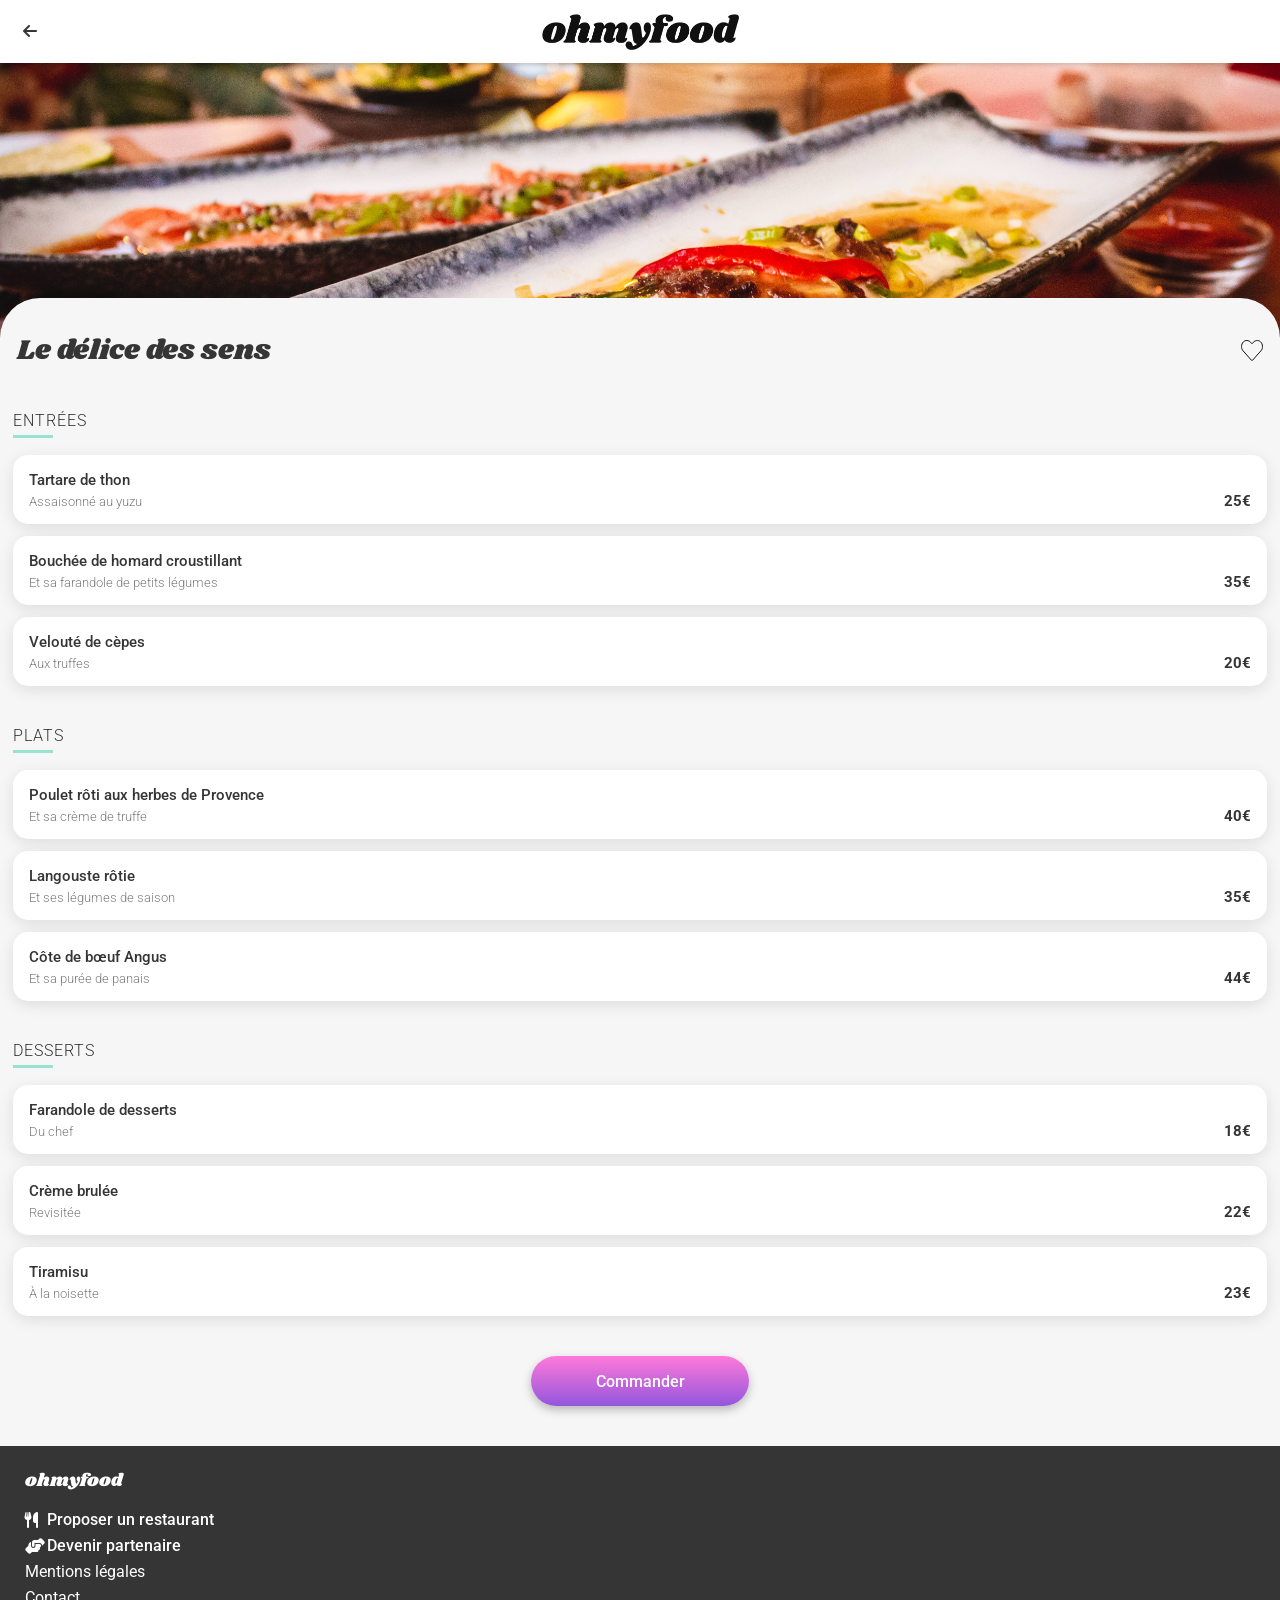
<file: restaurants/le-delice-des-sens.html>
<!doctype html>
<html lang="fr">
  <head>
    <meta charset="UTF-8" />
    <meta name="viewport" content="width=device-width, initial-scale=1.0" />
    <!-- Description pour SEO -->
    <meta
      name="description"
      content="Ohmyfood - Menu du restaurant Le délice des sens"
    />
    <title>Menu - Le délice des sens</title>
    <link rel="icon" href="../assets/images/favicon.png" type="image/png" />
    <!-- Appel pour les polices du site : Roboto & Shrikhand -->
    <link rel="preconnect" href="https://fonts.googleapis.com" />
    <link rel="preconnect" href="https://fonts.gstatic.com" crossorigin />
    <link
      href="https://fonts.googleapis.com/css2?family=Roboto:wght@300;400;500;700&family=Shrikhand&display=swap"
      rel="stylesheet"
    />
    <!-- Appel des fichiers pour les icônes -->
    <link
      rel="stylesheet"
      href="https://cdnjs.cloudflare.com/ajax/libs/font-awesome/6.2.1/css/all.min.css"
      integrity="sha512-MV7K8+y+gLIBoVD59lQIYicR65iaqukzvf/nwasF0nqhPay5w/9lJmVM2hMDcnK1OnMGCdVK+iQrJ7lzPJQd1w=="
      crossorigin="anonymous"
      referrerpolicy="no-referrer"
    />
    <!-- Appel pour les feuilles de style -->
    <link rel="stylesheet" href="../assets/css/style.css" />
  </head>

  <body>
    <!-- Définition des dégradés SVG réutilisables -->
    <svg width="0" height="0" style="position: absolute" aria-hidden="true">
      <defs>
        <linearGradient id="heart-gradient" x1="0" y1="0" x2="0" y2="1">
          <stop offset="0%" stop-color="#FF79DA" />
          <stop offset="100%" stop-color="#9356DC" />
        </linearGradient>
      </defs>
    </svg>

    <!-- HEADER -->
    <header>
      <!-- Logo -->
      <div class="header__top">
        <a
          href="../index.html"
          class="header__goback"
          aria-label="Retour à l'accueil"
        >
          <i class="fa-solid fa-arrow-left" aria-hidden="true"></i>
        </a>
        <img
          src="../assets/images/logo/ohmyfood.png"
          alt="Logo Ohmyfood"
          class="header__logo"
        />
      </div>
    </header>

    <main>
      <!-- BANNIÈRE -->
      <div class="restaurant-banner">
        <img
          src="../assets/images/restaurants/louis-hansel-shotsoflouis-qNBGVyOCY8Q-unsplash.jpg"
          alt="Restaurant Le délice des sens"
          class="restaurant-banner__image"
        />
      </div>

      <!-- CARTE RESTAURANT -->
      <div class="restaurant-content">
        <div class="restaurant-content__inner">
          <!-- Titre + Coeur -->
          <div class="restaurant-title">
            <h1 class="restaurant-title__name">Le délice des sens</h1>
            <span class="card__heart">
              <!-- SVG 1 : contour seul — dans le flux, donne la taille au parent -->
              <span class="card__heart-icon">
                <svg
                  viewBox="0 0 22 21"
                  fill="none"
                  xmlns="http://www.w3.org/2000/svg"
                >
                  <path
                    stroke="#101010"
                    stroke-width="1"
                    d="M12.2207 2.40527C14.1599 0.222558 17.2057 -0.147219 19.3223 1.62402L19.5244 1.80176C22.0187 4.12419 22.1558 8.32368 19.9121 10.8496L11.5977 20.2148C11.2807 20.5716 10.8021 20.5941 10.4648 20.2822L10.3994 20.2148L2.08496 10.8496C-0.0847856 8.40259 -0.0235333 4.38556 2.25 2.02539L2.47656 1.80176C4.53112 -0.108075 7.5843 0.134683 9.58887 2.19922L9.78027 2.40527L11.001 3.77734L11.374 3.35742L12.2207 2.40527Z"
                  />
                </svg>
              </span>

              <!-- SVG 2 : gradient seul — en absolute, invisible au repos -->
              <span class="card__heart-icon card__heart-icon--filled">
                <svg
                  viewBox="0 0 22 21"
                  fill="none"
                  xmlns="http://www.w3.org/2000/svg"
                >
                  <path
                    fill="url(#heart-gradient)"
                    d="M12.2207 2.40527C14.1599 0.222558 17.2057 -0.147219 19.3223 1.62402L19.5244 1.80176C22.0187 4.12419 22.1558 8.32368 19.9121 10.8496L11.5977 20.2148C11.2807 20.5716 10.8021 20.5941 10.4648 20.2822L10.3994 20.2148L2.08496 10.8496C-0.0847856 8.40259 -0.0235333 4.38556 2.25 2.02539L2.47656 1.80176C4.53112 -0.108075 7.5843 0.134683 9.58887 2.19922L9.78027 2.40527L11.001 3.77734L11.374 3.35742L12.2207 2.40527Z"
                  />
                </svg>
              </span>
            </span>
          </div>

          <!-- Section menu des entrées -->
          <section class="menu-section">
            <h2 class="menu-section__title" data-index="1">Entrées</h2>
            <ul class="menu-section__list">
              <li class="dish" data-index="2">
                <div class="dish__text">
                  <p class="dish__name">Tartare de thon</p>
                  <p class="dish__description">Assaisonné au yuzu</p>
                </div>
                <p class="dish__price">25€</p>
                <div class="dish__select">
                  <i class="fa-solid fa-check" aria-hidden="true"></i>
                </div>
              </li>
              <li class="dish" data-index="3">
                <div class="dish__text">
                  <p class="dish__name">Bouchée de homard croustillant</p>
                  <p class="dish__description">
                    Et sa farandole de petits légumes
                  </p>
                </div>
                <p class="dish__price">35€</p>
                <div class="dish__select">
                  <i class="fa-solid fa-check" aria-hidden="true"></i>
                </div>
              </li>
              <li class="dish" data-index="4">
                <div class="dish__text">
                  <p class="dish__name">Velouté de cèpes</p>
                  <p class="dish__description">Aux truffes</p>
                </div>
                <p class="dish__price">20€</p>
                <div class="dish__select">
                  <i class="fa-solid fa-check" aria-hidden="true"></i>
                </div>
              </li>
            </ul>
          </section>

          <!-- Section menu des plats -->
          <section class="menu-section">
            <h2 class="menu-section__title" data-index="5">Plats</h2>
            <ul class="menu-section__list">
              <li class="dish" data-index="6">
                <div class="dish__text">
                  <p class="dish__name">Poulet rôti aux herbes de Provence</p>
                  <p class="dish__description">Et sa crème de truffe</p>
                </div>
                <p class="dish__price">40€</p>
                <div class="dish__select">
                  <i class="fa-solid fa-check" aria-hidden="true"></i>
                </div>
              </li>
              <li class="dish" data-index="7">
                <div class="dish__text">
                  <p class="dish__name">Langouste rôtie</p>
                  <p class="dish__description">Et ses légumes de saison</p>
                </div>
                <p class="dish__price">35€</p>
                <div class="dish__select">
                  <i class="fa-solid fa-check" aria-hidden="true"></i>
                </div>
              </li>
              <li class="dish" data-index="8">
                <div class="dish__text">
                  <p class="dish__name">Côte de bœuf Angus</p>
                  <p class="dish__description">Et sa purée de panais</p>
                </div>
                <p class="dish__price">44€</p>
                <div class="dish__select">
                  <i class="fa-solid fa-check" aria-hidden="true"></i>
                </div>
              </li>
            </ul>
          </section>

          <!-- Section menu des desserts -->
          <section class="menu-section">
            <h2 class="menu-section__title" data-index="9">Desserts</h2>
            <ul class="menu-section__list">
              <li class="dish" data-index="10">
                <div class="dish__text">
                  <p class="dish__name">Farandole de desserts</p>
                  <p class="dish__description">Du chef</p>
                </div>
                <p class="dish__price">18€</p>
                <div class="dish__select">
                  <i class="fa-solid fa-check" aria-hidden="true"></i>
                </div>
              </li>
              <li class="dish" data-index="11">
                <div class="dish__text">
                  <p class="dish__name">Crème brulée</p>
                  <p class="dish__description">Revisitée</p>
                </div>
                <p class="dish__price">22€</p>
                <div class="dish__select">
                  <i class="fa-solid fa-check" aria-hidden="true"></i>
                </div>
              </li>
              <li class="dish" data-index="12">
                <div class="dish__text">
                  <p class="dish__name">Tiramisu</p>
                  <p class="dish__description">À la noisette</p>
                </div>
                <p class="dish__price">23€</p>
                <div class="dish__select">
                  <i class="fa-solid fa-check" aria-hidden="true"></i>
                </div>
              </li>
            </ul>
          </section>

          <a href="#" class="btn btn--restaurant">Commander</a>
        </div>
      </div>

      <!-- FOOTER -->
      <footer class="footer">
        <p class="footer__logo">ohmyfood</p>
        <nav class="footer__nav" aria-label="Liens utiles">
          <ul class="footer__list">
            <li class="footer__item">
              <a href="#" class="footer__link footer__link--bold">
                <i class="fa-solid fa-utensils" aria-hidden="true"></i>
                <span>Proposer un restaurant</span>
              </a>
            </li>

            <li class="footer__item">
              <a href="#" class="footer__link footer__link--bold">
                <i class="fa-solid fa-handshake-angle" aria-hidden="true"></i>
                <span>Devenir partenaire</span>
              </a>
            </li>

            <li class="footer__item">
              <a href="#" class="footer__link footer__link--regular">
                Mentions légales
              </a>
            </li>

            <li class="footer__item">
              <a
                href="mailto:contact@ohmyfood.com"
                class="footer__link footer__link--regular"
              >
                Contact
              </a>
            </li>
          </ul>
        </nav>
      </footer>
    </main>
  </body>
</html>
</file>
<file: assets/css/style.css>
* {
  margin: 0;
  padding: 0;
  box-sizing: border-box;
}

body {
  font-family: "Roboto", sans-serif;
  background-color: #F6F6F6;
  color: #353535;
}

a {
  color: inherit;
  text-decoration: none;
}

ul, ol {
  list-style: none;
}

img {
  display: block;
  max-width: 100%;
}

button {
  background: none;
  border: none;
  cursor: pointer;
  padding: 0;
  font-family: inherit;
}

@keyframes loader-slide-in {
  from {
    opacity: 0;
    transform: translateY(-100px);
  }
  to {
    opacity: 1;
    transform: translateY(0);
  }
}
@keyframes loader-bar-pulse {
  from {
    transform: scaleY(0.35);
    opacity: 0.45;
  }
  to {
    transform: scaleY(1);
    opacity: 1;
  }
}
@keyframes loader-tagline-blink {
  0% {
    opacity: 1;
  }
  50% {
    opacity: 0.15;
  }
  100% {
    opacity: 1;
  }
}
@keyframes loader-hide {
  to {
    opacity: 0;
    pointer-events: none;
  }
}
.loader {
  position: fixed;
  inset: 0;
  z-index: 100;
  background: #ffffff;
  display: flex;
  flex-direction: column;
  align-items: center;
  justify-content: center;
  gap: 32px;
  animation: loader-hide 400ms ease-in 2500ms forwards;
}
.loader__logo {
  overflow: visible;
  animation: loader-slide-in 700ms cubic-bezier(0.22, 1, 0.36, 1) 80ms both;
}
.loader__bars {
  display: flex;
  align-items: flex-end;
  gap: 16px;
  animation: loader-slide-in 500ms cubic-bezier(0.22, 1, 0.36, 1) 300ms both;
}
.loader__bar {
  width: 13px;
  border-radius: 6px;
  animation: loader-bar-pulse 850ms ease-in-out infinite alternate both;
}
.loader__bar--1 {
  background-color: #9356DC;
  height: 40px;
  animation-delay: 0ms;
}
.loader__bar--2 {
  background-color: #c44eb7;
  height: 52px;
  animation-delay: 150ms;
}
.loader__bar--3 {
  background-color: #FF79DA;
  height: 34px;
  animation-delay: 300ms;
}
.loader__bar--4 {
  background-color: #c4b4d7;
  height: 58px;
  animation-delay: 450ms;
}
.loader__bar--5 {
  background-color: #99E2D0;
  height: 42px;
  animation-delay: 600ms;
}
.loader__bar--6 {
  background-color: #c4b4d7;
  height: 48px;
  animation-delay: 750ms;
}
.loader__bar--7 {
  background-color: #9356DC;
  height: 36px;
  animation-delay: 900ms;
}
.loader__tagline {
  font-family: "Roboto", sans-serif;
  font-size: 1.2rem;
  font-weight: 300;
  color: #aaaaaa;
  letter-spacing: 0.14em;
  text-transform: uppercase;
  margin: 0;
  animation: loader-slide-in 500ms cubic-bezier(0.22, 1, 0.36, 1) 450ms both, loader-tagline-blink 2000ms ease-in-out infinite 1200ms;
}

@keyframes dish-appear {
  from {
    opacity: 0;
    transform: translateY(40px);
  }
  to {
    opacity: 1;
    transform: translateY(0);
  }
}
.header__goback {
  padding: 7px 6px;
  position: absolute;
  left: 17px;
}

@media (min-width: 1440px) {
  main {
    background-color: #FFFFFF;
  }
}
.restaurant-banner {
  width: 100%;
}
.restaurant-banner__image {
  width: 100%;
  height: 275px;
  object-fit: cover;
}
@media (min-width: 1440px) {
  .restaurant-banner__image {
    height: 383px;
  }
}

.restaurant-content {
  background-color: #F6F6F6;
  border-radius: 40px 40px 0 0;
  margin-top: -40px;
  position: relative;
  z-index: 1;
}
@media (min-width: 1440px) {
  .restaurant-content {
    max-width: 1055px;
    margin-left: auto;
    margin-right: auto;
  }
}

.restaurant-content__inner {
  display: flex;
  flex-direction: column;
  padding-top: 32px;
  align-items: center;
}
@media (min-width: 1440px) {
  .restaurant-content__inner {
    padding-top: 51px;
  }
}

.restaurant-title {
  display: flex;
  align-items: center;
  justify-content: space-between;
  padding: 0 17px;
  width: 100%;
}
.restaurant-title__name {
  font-family: "Shrikhand", cursive;
  font-size: 28px;
  font-weight: 400;
}
@media (min-width: 1440px) {
  .restaurant-title {
    max-width: 307px;
    padding: 0;
    margin: 0 auto;
  }
}

.menu-section {
  margin-top: 40px;
  padding: 0 13px;
  width: 100%;
}
.menu-section__title {
  font-family: "Roboto", sans-serif;
  font-size: 16px;
  font-weight: 300;
  text-transform: uppercase;
  letter-spacing: 1px;
  display: inline-block;
  padding-bottom: 5px;
}
.menu-section__title::after {
  content: "";
  display: block;
  width: 40px;
  height: 3px;
  background-color: #99E2D0;
  margin-top: 5px;
}
@media (min-width: 1440px) {
  .menu-section {
    max-width: 634px;
    padding: 0;
  }
}

.dish {
  display: flex;
  align-items: center;
  height: 69px;
  padding: 0 0 0 16px;
  background-color: #FFFFFF;
  border-radius: 15px;
  box-shadow: 0 4px 15px 0 rgba(0, 0, 0, 0.1);
  margin-top: 12px;
  overflow: hidden;
}
.dish__text {
  display: flex;
  flex-direction: column;
  gap: 5px;
  flex: 1;
  min-width: 0px;
}
.dish__name {
  font-size: 15px;
  font-weight: 500;
}
.dish__description {
  font-size: 13px;
  font-weight: 300;
  color: #7E7E7E;
}
.dish__name, .dish__description {
  white-space: nowrap;
  overflow: hidden;
  text-overflow: ellipsis;
  max-width: 100%;
}
.dish__price {
  font-size: 15px;
  font-weight: 700;
  flex-shrink: 0;
  align-self: flex-end;
  padding-bottom: 14px;
  margin-right: 16px;
}
.dish__select {
  display: flex;
  align-items: center;
  justify-content: center;
  width: 59px;
  max-width: 0px;
  height: 100%;
  background-color: #99E2D0;
  border-radius: 0 15px 15px 0;
  overflow: hidden;
  flex-shrink: 0;
  transition: max-width 500ms ease-in-out;
}
.dish__select i {
  display: flex;
  align-items: center;
  justify-content: center;
  width: 20px;
  height: 20px;
  background-color: #FFFFFF;
  border-radius: 50%;
  color: #99E2D0;
  font-size: 14px;
  transition: transform 500ms ease-in-out;
}
.dish:hover .dish__select {
  max-width: 59px;
}
.dish:hover .dish__select i {
  transform: rotate(360deg);
}

.menu-section__title,
.dish {
  opacity: 0;
  animation: dish-appear 1500ms cubic-bezier(0.57, 0, 0, 1) forwards;
}

.menu-section__title[data-index="1"],
.dish[data-index="1"] {
  animation-delay: 0ms;
}

.menu-section__title[data-index="2"],
.dish[data-index="2"] {
  animation-delay: 150ms;
}

.menu-section__title[data-index="3"],
.dish[data-index="3"] {
  animation-delay: 300ms;
}

.menu-section__title[data-index="4"],
.dish[data-index="4"] {
  animation-delay: 450ms;
}

.menu-section__title[data-index="5"],
.dish[data-index="5"] {
  animation-delay: 600ms;
}

.menu-section__title[data-index="6"],
.dish[data-index="6"] {
  animation-delay: 750ms;
}

.menu-section__title[data-index="7"],
.dish[data-index="7"] {
  animation-delay: 900ms;
}

.menu-section__title[data-index="8"],
.dish[data-index="8"] {
  animation-delay: 1050ms;
}

.menu-section__title[data-index="9"],
.dish[data-index="9"] {
  animation-delay: 1200ms;
}

.menu-section__title[data-index="10"],
.dish[data-index="10"] {
  animation-delay: 1350ms;
}

.menu-section__title[data-index="11"],
.dish[data-index="11"] {
  animation-delay: 1500ms;
}

.menu-section__title[data-index="12"],
.dish[data-index="12"] {
  animation-delay: 1650ms;
}

.menu-section__title[data-index="13"],
.dish[data-index="13"] {
  animation-delay: 1800ms;
}

.btn--restaurant {
  margin: 40px 0;
}

@keyframes badge-ring {
  0% {
    transform: rotate(0deg);
  }
  25% {
    transform: rotate(15deg);
  }
  75% {
    transform: rotate(-15deg);
  }
  100% {
    transform: rotate(0deg);
  }
}
.header {
  display: flex;
  flex-direction: column;
  align-items: center;
}
.header__top {
  display: flex;
  align-items: center;
  width: 100%;
  height: 63px;
  background-color: #FFFFFF;
  position: relative;
  box-shadow: 0 2px 4px 0 rgba(0, 0, 0, 0.15);
}
.header__logo {
  width: 197px;
  height: 36px;
  margin: 14px auto;
}
.header__location {
  display: flex;
  align-items: center;
  justify-content: center;
  width: 100%;
  height: 50px;
  gap: 17px;
  background-color: #EAEAEA;
  box-shadow: 0 4px 4px 0 rgba(0, 0, 0, 0.25);
}
.header__location i {
  color: #353535;
}
.header__location-text {
  font-family: "Roboto", sans-serif;
  font-weight: 500;
  font-size: 16px;
  color: #353535;
}
@media (min-width: 1440px) {
  .header__top {
    height: 96px;
  }
  .header__location {
    box-shadow: none;
  }
}

.hero {
  display: flex;
  flex-direction: column;
  align-items: center;
  background-color: #F6F6F6;
  padding: 39px 16px;
  font-family: "Roboto", sans-serif;
  text-align: center;
}
.hero__title {
  font-weight: 700;
  font-size: 24px;
  color: #000000;
}
.hero__subtitle {
  font-weight: 300;
  font-size: 18px;
  color: #353535;
  margin-top: 8px;
  margin-bottom: 27px;
}
@media (min-width: 1440px) {
  .hero {
    gap: 18px;
  }
  .hero__title {
    font-size: 40px;
  }
  .hero__subtitle {
    margin-top: 0;
    margin-bottom: 0;
  }
}

.btn {
  display: inline-flex;
  align-items: center;
  justify-content: center;
  background: linear-gradient(to top, #9356DC, #FF79DA);
  color: #FFFFFF;
  font-family: "Roboto", sans-serif;
  font-weight: 500;
  font-size: 16px;
  width: 218px;
  height: 50px;
  border-radius: 30px;
  box-shadow: 0 4px 10px 0 rgba(0, 0, 0, 0.25);
  transition: opacity 500ms ease, box-shadow 500ms ease;
}
.btn:hover {
  opacity: 0.75;
  box-shadow: 0 4px 15px 0 rgba(0, 0, 0, 0.35);
}

.how-it-works {
  background-color: #FFFFFF;
  padding: 48px 20px 68px 20px;
}
.how-it-works__title {
  font-weight: 700;
  font-size: 24px;
  color: #000000;
  margin-bottom: 32px;
}
.how-it-works__list {
  display: flex;
  flex-direction: column;
  gap: 25px;
}
.how-it-works__item {
  display: flex;
  align-items: center;
  position: relative;
}
.how-it-works__number {
  display: flex;
  align-items: center;
  justify-content: center;
  min-width: 24px;
  height: 24px;
  border-radius: 50%;
  background-color: #9356DC;
  color: #FFFFFF;
  font-weight: 500;
  font-size: 14px;
  position: absolute;
  left: 0;
  z-index: 1;
}
.how-it-works__card {
  display: flex;
  align-items: center;
  gap: 23px;
  width: 100%;
  padding: 27px 38px 27px 32px;
  background-color: #F6F6F6;
  border-radius: 20px;
  box-shadow: 0 4px 15px 0 rgba(0, 0, 0, 0.15);
  margin-left: 12px;
}
.how-it-works__card i {
  color: #7E7E7E;
  font-size: 18px;
  min-width: 20px;
  text-align: center;
}
.how-it-works__card p {
  font-weight: 500;
  font-size: 16px;
  color: #000000;
}
@media (min-width: 1440px) {
  .how-it-works {
    padding: 50px 180px;
  }
  .how-it-works__list {
    flex-direction: row;
  }
  .how-it-works__item {
    flex: 1;
  }
}

.restaurants {
  background-color: #F6F6F6;
  padding: 54px 20px;
}
.restaurants__title {
  font-weight: 700;
  font-size: 24px;
  color: #000000;
  margin-bottom: 32px;
}
.restaurants__grid {
  display: flex;
  flex-direction: column;
  gap: 18px;
}
@media (min-width: 1440px) {
  .restaurants {
    padding: 0 180px;
    margin-top: 30px;
    margin-bottom: 30px;
  }
  .restaurants__grid {
    display: grid;
    grid-template-columns: repeat(2, 1fr);
    gap: 50px;
  }
}

.card {
  display: block;
  border-radius: 15px;
  background-color: #FFFFFF;
  box-shadow: 0 4px 15px 0 rgba(0, 0, 0, 0.1);
  overflow: hidden;
}
.card__image-wrapper {
  position: relative;
}
.card__image {
  width: 100%;
  height: 176px;
  object-fit: cover;
  border-radius: 15px 15px 0 0;
}
.card__badge {
  position: absolute;
  top: 16px;
  right: 16px;
  background-color: #99E2D0;
  color: #008766;
  font-weight: 500;
  font-size: 14px;
  padding: 8px 16px;
  transform-origin: center center;
}
.card__badge:hover {
  animation: badge-ring 300ms ease-in-out 3;
}
.card__body {
  display: flex;
  align-items: center;
  justify-content: space-between;
  padding: 16px 16px 12px 17px;
}
.card__text {
  display: flex;
  flex-direction: column;
  gap: 5px;
}
.card__name {
  font-weight: 700;
  font-size: 18px;
  color: #000000;
}
.card__cuisine {
  font-weight: 300;
  font-size: 17px;
  color: #000000;
}
.card__heart {
  cursor: pointer;
  position: relative;
  width: 22px;
  height: 21px;
  display: block;
  flex-shrink: 0;
}
.card__heart-icon {
  display: block;
  width: 100%;
  height: 100%;
}
.card__heart-icon svg {
  width: 100%;
  height: 100%;
}
.card__heart-icon path {
  stroke: #101010;
  stroke-width: 1;
  fill: none;
}
.card__heart-icon {
  opacity: 1;
  transition: opacity 1300ms ease;
}
.card__heart-icon--filled {
  position: absolute;
  top: 0;
  left: 0;
  width: 100%;
  height: 100%;
}
.card__heart-icon--filled path {
  fill: url(#heart-gradient);
  stroke: none;
}
.card__heart-icon--filled {
  opacity: 0;
  transition: opacity 1300ms ease;
}
.card__heart:hover .card__heart-icon {
  opacity: 0;
}
.card__heart:hover .card__heart-icon--filled {
  opacity: 1;
}

.footer {
  background-color: #353535;
  display: flex;
  flex-direction: column;
  gap: 16px;
  padding: 22px 25px;
}
.footer__logo {
  font-family: "Shrikhand", cursive;
  font-weight: 400;
  font-size: 18px;
  color: #FFFFFF;
}
.footer__list {
  display: flex;
  flex-direction: column;
  gap: 7px;
  padding: 0;
}
.footer__link {
  display: flex;
  align-items: center;
  gap: 11px;
  color: #FFFFFF;
  font-size: 16px;
}
.footer__link i {
  width: 11px;
  text-align: center;
}
.footer__link--bold {
  font-weight: 500;
  width: 190px;
}
.footer__link--regular {
  font-weight: 400;
  width: 130px;
}
@media (min-width: 1440px) {
  .footer {
    flex-direction: row;
    align-items: flex-end;
    padding: 30px 25px;
    justify-content: flex-end;
    min-height: 114px;
  }
  .footer__list {
    flex-direction: row;
  }
  .footer__logo {
    order: 2;
  }
  .footer__nav {
    order: 1;
  }
}/*# sourceMappingURL=style.css.map */
</file>
